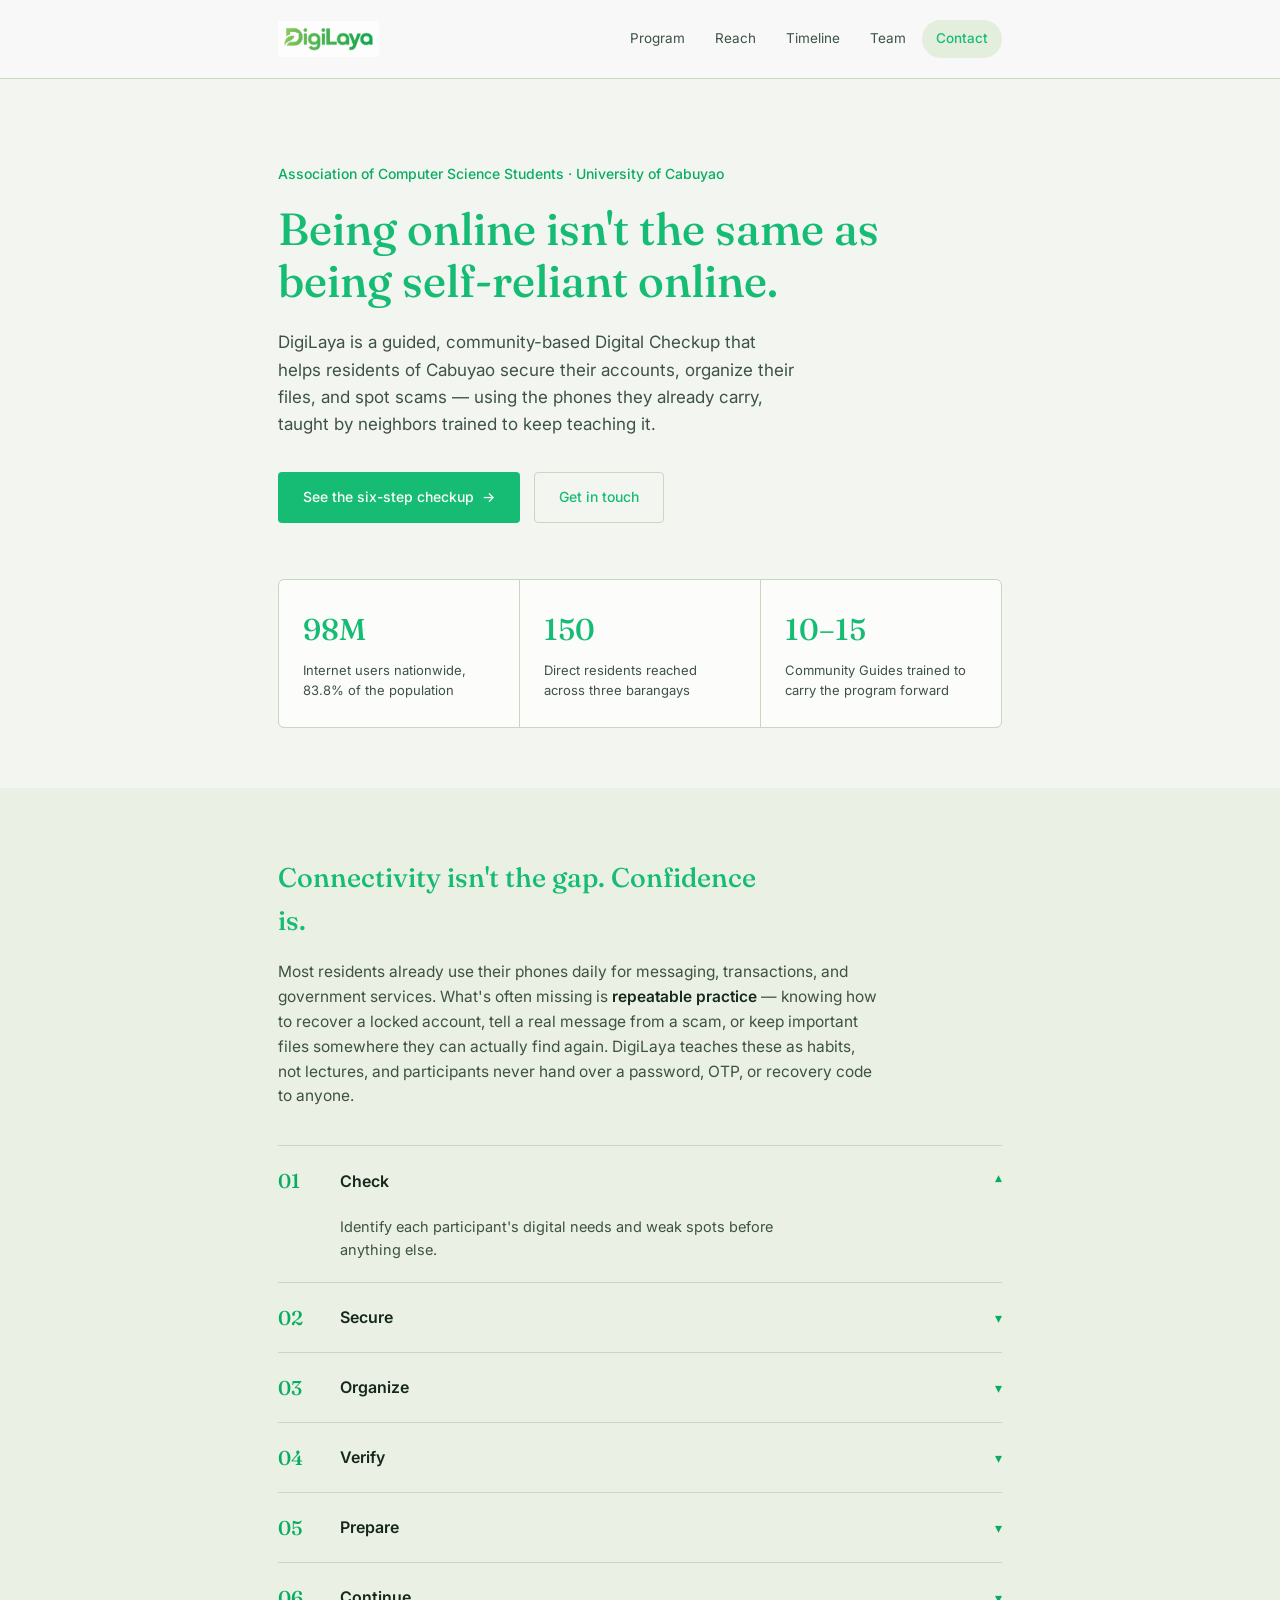
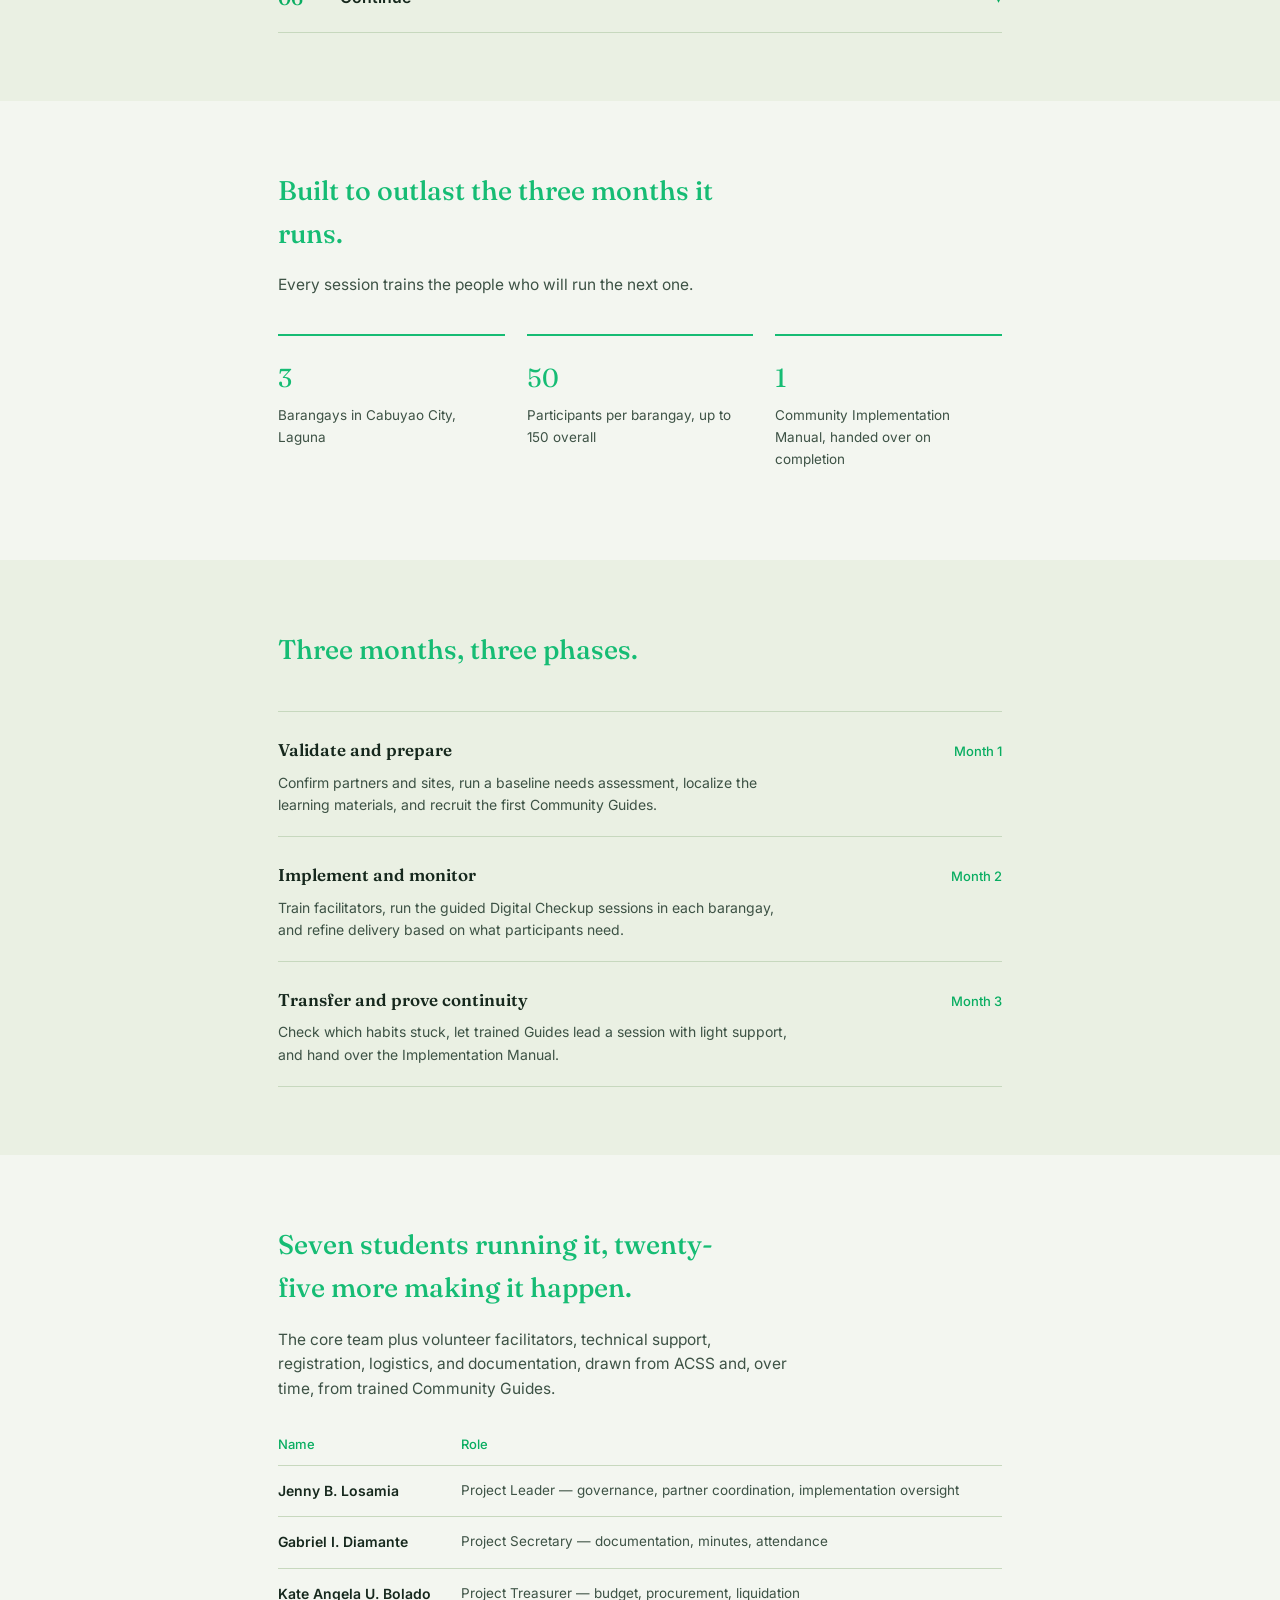
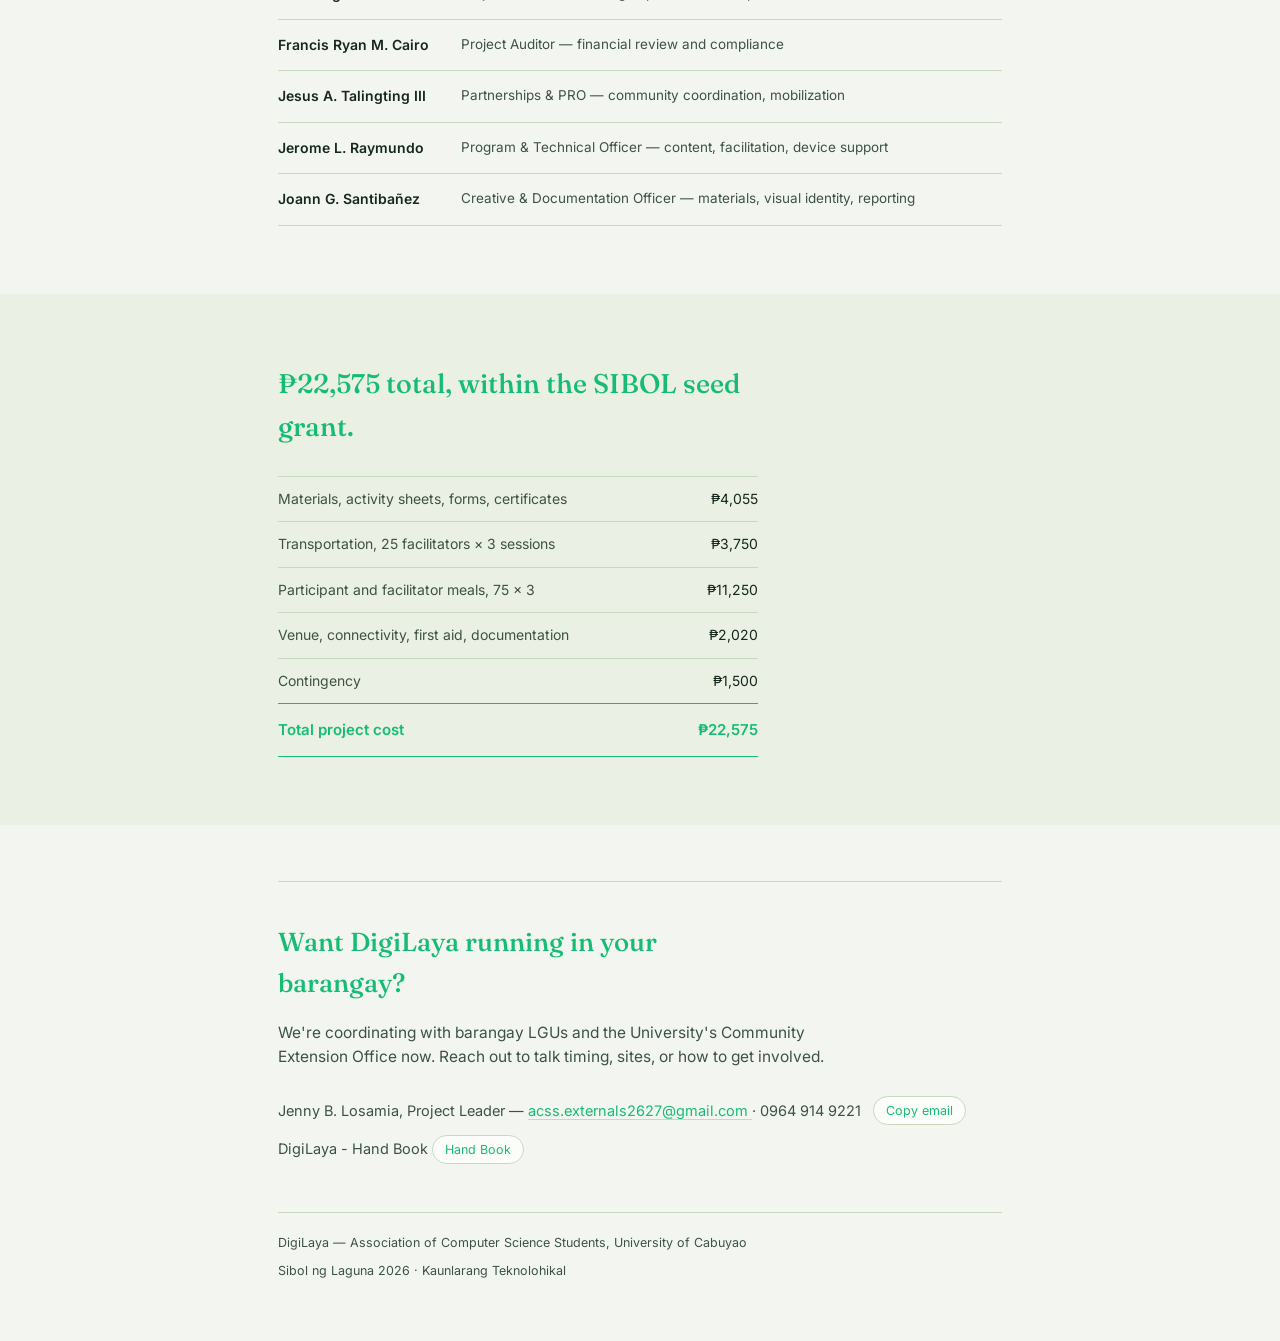
<file: index.html>
<!doctype html>
<html lang="en">
  <head>
    <meta charset="UTF-8" />
    <meta name="viewport" content="width=device-width, initial-scale=1.0" />
    <title>DigiLaya — A Community-Based Digital Self-Reliance Program</title>
    <link rel="stylesheet" href="index.css" />
    <link rel="preconnect" href="https://fonts.googleapis.com" />
    <link rel="preconnect" href="https://fonts.gstatic.com" crossorigin />
    <link
      href="https://fonts.googleapis.com/css2?family=Fraunces:ital,opsz,wght@0,9..144,400;0,9..144,500;0,9..144,600;1,9..144,500&family=Inter:wght@400;500;600&display=swap"
      rel="stylesheet"
    />
  </head>
  <body>
    <!-- HEADER -->
    <header class="site" id="site-header">
      <div class="wrap">
        <!-- DigiLaya Logo -->
        <div class="mark" id="logoPlaceholder">
          <img src="DigiLaya.png" alt="DigiLaya Logo" class="logo-img" />
        </div>
        <!-- Mobile Menu Button -->
        <button
          class="menu-btn"
          id="menuBtn"
          aria-label="Toggle menu"
          aria-expanded="false"
        >
          <span></span>
        </button>
        <!-- Navigation -->
        <nav class="site" id="siteNav">
          <a href="#program" data-nav>Program</a>
          <a href="#reach" data-nav>Reach</a>
          <a href="#timeline" data-nav>Timeline</a>
          <a href="#team" data-nav>Team</a>
          <a href="#contact" data-nav>Contact</a>
        </nav>
      </div>
    </header>
    <!-- HERO -->
    <section class="hero" style="opacity: 1; transform: none">
      <div class="wrap">
        <p class="kicker">
          Association of Computer Science Students · University of Cabuyao
        </p>
        <h1>Being online isn't the same as being self-reliant online.</h1>
        <p class="lead">
          DigiLaya is a guided, community-based Digital Checkup that helps
          residents of Cabuyao secure their accounts, organize their files, and
          spot scams — using the phones they already carry, taught by neighbors
          trained to keep teaching it.
        </p>
        <div class="cta">
          <a class="btn primary" href="#program">
            See the six-step checkup <span class="arrow">&#8594;</span>
          </a>
          <a class="btn ghost" href="#contact"> Get in touch </a>
        </div>
        <!-- STATS -->
        <div class="stat-row">
          <div class="stat">
            <div class="num" data-count="98.0" data-suffix="M">0</div>
            <div class="lbl">
              Internet users nationwide, 83.8% of the population
            </div>
          </div>
          <div class="stat">
            <div class="num" data-count="150" data-suffix="">0</div>
            <div class="lbl">
              Direct residents reached across three barangays
            </div>
          </div>
          <div class="stat">
            <div
              class="num"
              data-count="15"
              data-suffix=""
              data-prefix-min="10"
            >
              0-0
            </div>
            <div class="lbl">
              Community Guides trained to carry the program forward
            </div>
          </div>
        </div>
      </div>
    </section>
    <!-- PROGRAM -->
    <section class="alt" id="program">
      <div class="wrap">
        <h2 class="section-title">
          Connectivity isn't the gap. Confidence is.
        </h2>
        <p class="gap-para">
          Most residents already use their phones daily for messaging,
          transactions, and government services. What's often missing is
          <strong>repeatable practice</strong> — knowing how to recover a locked
          account, tell a real message from a scam, or keep important files
          somewhere they can actually find again. DigiLaya teaches these as
          habits, not lectures, and participants never hand over a password,
          OTP, or recovery code to anyone.
        </p>
        <!-- SIX STEPS -->
        <div class="steps" id="stepsList">
          <!-- STEP 01 -->
          <div class="step open" data-step>
            <button class="step-head">
              <span class="n">01</span>
              <h3>Check</h3>
              <span class="chev">&#9662;</span>
            </button>
            <div class="body">
              <p>
                Identify each participant's digital needs and weak spots before
                anything else.
              </p>
            </div>
          </div>
          <!-- STEP 02 -->
          <div class="step" data-step>
            <button class="step-head">
              <span class="n">02</span>
              <h3>Secure</h3>
              <span class="chev">&#9662;</span>
            </button>
            <div class="body">
              <p>
                Walk through basic device and account security, on the
                participant's own phone.
              </p>
            </div>
          </div>
          <!-- STEP 03 -->
          <div class="step" data-step>
            <button class="step-head">
              <span class="n">03</span>
              <h3>Organize</h3>
              <span class="chev">&#9662;</span>
            </button>
            <div class="body">
              <p>Bring order to important files, photos, and documents.</p>
            </div>
          </div>
          <!-- STEP 04 -->
          <div class="step" data-step>
            <button class="step-head">
              <span class="n">04</span>
              <h3>Verify</h3>
              <span class="chev">&#9662;</span>
            </button>
            <div class="body">
              <p>
                Build the habit of telling legitimate messages and links apart
                from scams.
              </p>
            </div>
          </div>
          <!-- STEP 05 -->
          <div class="step" data-step>
            <button class="step-head">
              <span class="n">05</span>
              <h3>Prepare</h3>
              <span class="chev">&#9662;</span>
            </button>
            <div class="body">
              <p>
                Set up practical account-recovery and emergency-access routines.
              </p>
            </div>
          </div>
          <!-- STEP 06 -->
          <div class="step" data-step>
            <button class="step-head">
              <span class="n">06</span>
              <h3>Continue</h3>
              <span class="chev">&#9662;</span>
            </button>
            <div class="body">
              <p>
                Participants create a simple 30-day plan to help them maintain
                the digital practices they learned beyond the session.
              </p>
            </div>
          </div>
        </div>
      </div>
    </section>
    <!-- REACH -->
    <section id="reach">
      <div class="wrap">
        <h2 class="section-title">
          Built to outlast the three months it runs.
        </h2>
        <p class="section-lead">
          Every session trains the people who will run the next one.
        </p>
        <div class="beneficiary-grid">
          <div class="b-card">
            <div class="num">3</div>
            <p>Barangays in Cabuyao City, Laguna</p>
          </div>
          <div class="b-card">
            <div class="num">50</div>
            <p>Participants per barangay, up to 150 overall</p>
          </div>
          <div class="b-card">
            <div class="num">1</div>
            <p>Community Implementation Manual, handed over on completion</p>
          </div>
        </div>
      </div>
    </section>
    <!-- TIMELINE -->
    <section class="alt" id="timeline">
      <div class="wrap">
        <h2 class="section-title">Three months, three phases.</h2>
        <div class="timeline">
          <div class="phase">
            <div class="top">
              <h3>Validate and prepare</h3>
              <span class="month">Month 1</span>
            </div>
            <p>
              Confirm partners and sites, run a baseline needs assessment,
              localize the learning materials, and recruit the first Community
              Guides.
            </p>
          </div>
          <div class="phase">
            <div class="top">
              <h3>Implement and monitor</h3>
              <span class="month">Month 2</span>
            </div>
            <p>
              Train facilitators, run the guided Digital Checkup sessions in
              each barangay, and refine delivery based on what participants
              need.
            </p>
          </div>
          <div class="phase">
            <div class="top">
              <h3>Transfer and prove continuity</h3>
              <span class="month">Month 3</span>
            </div>
            <p>
              Check which habits stuck, let trained Guides lead a session with
              light support, and hand over the Implementation Manual.
            </p>
          </div>
        </div>
      </div>
    </section>
    <!-- TEAM -->
    <section id="team">
      <div class="wrap">
        <h2 class="section-title">
          Seven students running it, twenty-five more making it happen.
        </h2>
        <p class="section-lead">
          The core team plus volunteer facilitators, technical support,
          registration, logistics, and documentation, drawn from ACSS and, over
          time, from trained Community Guides.
        </p>
        <table class="team">
          <tr>
            <th>Name</th>
            <th>Role</th>
          </tr>
          <tr>
            <td class="name">Jenny B. Losamia</td>
            <td class="role">
              Project Leader — governance, partner coordination, implementation
              oversight
            </td>
          </tr>
          <tr>
            <td class="name">Gabriel I. Diamante</td>
            <td class="role">
              Project Secretary — documentation, minutes, attendance
            </td>
          </tr>
          <tr>
            <td class="name">Kate Angela U. Bolado</td>
            <td class="role">
              Project Treasurer — budget, procurement, liquidation
            </td>
          </tr>
          <tr>
            <td class="name">Francis Ryan M. Cairo</td>
            <td class="role">
              Project Auditor — financial review and compliance
            </td>
          </tr>
          <tr>
            <td class="name">Jesus A. Talingting III</td>
            <td class="role">
              Partnerships & PRO — community coordination, mobilization
            </td>
          </tr>
          <tr>
            <td class="name">Jerome L. Raymundo</td>
            <td class="role">
              Program & Technical Officer — content, facilitation, device
              support
            </td>
          </tr>
          <tr>
            <td class="name">Joann G. Santibañez</td>
            <td class="role">
              Creative & Documentation Officer — materials, visual identity,
              reporting
            </td>
          </tr>
        </table>
      </div>
    </section>
    <!-- BUDGET -->
    <section class="alt">
      <div class="wrap">
        <h2 class="section-title">
          ₱22,575 total, within the SIBOL seed grant.
        </h2>
        <div style="max-width: 480px; margin-top: 28px">
          <div class="budget-line">
            <span> Materials, activity sheets, forms, certificates </span>
            <span>₱4,055</span>
          </div>
          <div class="budget-line">
            <span> Transportation, 25 facilitators × 3 sessions </span>
            <span>₱3,750</span>
          </div>
          <div class="budget-line">
            <span> Participant and facilitator meals, 75 × 3 </span>
            <span>₱11,250</span>
          </div>
          <div class="budget-line">
            <span> Venue, connectivity, first aid, documentation </span>
            <span>₱2,020</span>
          </div>
          <div class="budget-line">
            <span> Contingency </span> <span>₱1,500</span>
          </div>
          <div class="budget-line total">
            <span> Total project cost </span> <span>₱22,575</span>
          </div>
        </div>
      </div>
    </section>
    <!-- FOOTER / CONTACT -->
    <footer class="site" id="contact">
      <div class="wrap">
        <div class="cta-box">
          <h2>Want DigiLaya running in your barangay?</h2>
          <p class="gap-para">
            We're coordinating with barangay LGUs and the University's Community
            Extension Office now. Reach out to talk timing, sites, or how to get
            involved.
          </p>
          <div class="contact">
            <span>
              Jenny B. Losamia, Project Leader —
              <a href="mailto:acss.externals2627@gmail.com">
                acss.externals2627@gmail.com
              </a>
              · 0964 914 9221
            </span>
            <button class="copy-btn" id="copyBtn" type="button">
              Copy email
            </button>
            <span>
              DigiLaya - Hand Book
              <a class="handbook-btn" id="handbookBtn" href="handBook.html">
                Hand Book
              </a>
            </span>
          </div>
        </div>
        <div class="foot-bottom">
          <span>
            DigiLaya — Association of Computer Science Students, University of
            Cabuyao
          </span>
          <span> Sibol ng Laguna 2026 · Kaunlarang Teknolohikal </span>
        </div>
      </div>
    </footer>
    <!-- BACK TO TOP -->
    <button id="top-btn" aria-label="Back to top" type="button">&#8593;</button>
    <!-- JAVASCRIPT -->
    <script>
      /* HEADER SCROLL */ var header = document.getElementById("site-header");
      window.addEventListener("scroll", function () {
        header.classList.toggle("scrolled", window.scrollY > 10);
        document
          .getElementById("top-btn")
          .classList.toggle("show", window.scrollY > 500);
      });
      /* MOBILE MENU */ var menuBtn = document.getElementById("menuBtn");
      var nav = document.getElementById("siteNav");
      menuBtn.addEventListener("click", function () {
        var open = nav.classList.toggle("open");
        menuBtn.setAttribute("aria-expanded", open);
      });
      nav.querySelectorAll("a").forEach(function (a) {
        a.addEventListener("click", function () {
          nav.classList.remove("open");
          menuBtn.setAttribute("aria-expanded", "false");
        });
      });
      /* ACTIVE NAVIGATION */ var navLinks =
        document.querySelectorAll("[data-nav]");
      var navSections = ["program", "reach", "timeline", "team", "contact"].map(
        function (id) {
          return document.getElementById(id);
        },
      );
      var navObserver = new IntersectionObserver(
        function (entries) {
          entries.forEach(function (entry) {
            if (entry.isIntersecting) {
              navLinks.forEach(function (l) {
                l.classList.remove("active");
              });
              var match = document.querySelector(
                '[data-nav][href="#' + entry.target.id + '"]',
              );
              if (match) {
                match.classList.add("active");
              }
            }
          });
        },
        { rootMargin: "-40% 0px -50% 0px" },
      );
      navSections.forEach(function (s) {
        if (s) {
          navObserver.observe(s);
        }
      });
      /* SECTION REVEAL */ var revealObserver = new IntersectionObserver(
        function (entries) {
          entries.forEach(function (entry) {
            if (entry.isIntersecting) {
              entry.target.classList.add("in-view");
              revealObserver.unobserve(entry.target);
            }
          });
        },
        { threshold: 0.12 },
      );
      document.querySelectorAll("section:not(.hero)").forEach(function (s) {
        revealObserver.observe(s);
      });
      /* SIX-STEP ACCORDION */ document
        .querySelectorAll("[data-step]")
        .forEach(function (step) {
          step
            .querySelector(".step-head")
            .addEventListener("click", function () {
              var wasOpen = step.classList.contains("open");
              document.querySelectorAll("[data-step]").forEach(function (s) {
                s.classList.remove("open");
              });
              if (!wasOpen) {
                step.classList.add("open");
              }
            });
        });
      /* BACK TO TOP */ document
        .getElementById("top-btn")
        .addEventListener("click", function () {
          window.scrollTo({ top: 0, behavior: "smooth" });
        });
      /* COPY EMAIL */ var copyBtn = document.getElementById("copyBtn");
      copyBtn.addEventListener("click", function () {
        navigator.clipboard
          .writeText("acss.externals2627@gmail.com")
          .then(function () {
            copyBtn.textContent = "Copied";
            copyBtn.classList.add("copied");
            setTimeout(function () {
              copyBtn.textContent = "Copy email";
              copyBtn.classList.remove("copied");
            }, 1800);
          });
      });
      /* NUMBER COUNTER */ function animateCount(el) {
        var target = parseFloat(el.getAttribute("data-count"));
        var suffix = el.getAttribute("data-suffix") || "";
        var minVal = parseFloat(el.getAttribute("data-prefix-min"));
        var isRange = !isNaN(minVal);
        var duration = 900;
        var startTime = null;
        function step(ts) {
          if (!startTime) {
            startTime = ts;
          }
          var progress = Math.min((ts - startTime) / duration, 1);
          if (isRange) {
            var currentMin = Math.round(minVal * progress);
            var currentMax = Math.round(target * progress);
            el.textContent = currentMin + "\u2013" + currentMax + suffix;
          } else {
            var isDecimal = target % 1 !== 0;
            var current = target * progress;
            el.textContent =
              (isDecimal ? current.toFixed(1) : Math.round(current)) + suffix;
          }
          if (progress < 1) {
            requestAnimationFrame(step);
          }
        }
        requestAnimationFrame(step);
      }
      /* STAT OBSERVER */ var statObserver = new IntersectionObserver(
        function (entries) {
          entries.forEach(function (entry) {
            if (entry.isIntersecting) {
              animateCount(entry.target);
              statObserver.unobserve(entry.target);
            }
          });
        },
        { threshold: 0.5 },
      );
      document.querySelectorAll(".stat .num").forEach(function (el) {
        statObserver.observe(el);
      });
    </script>
  </body>
</html>
</file>
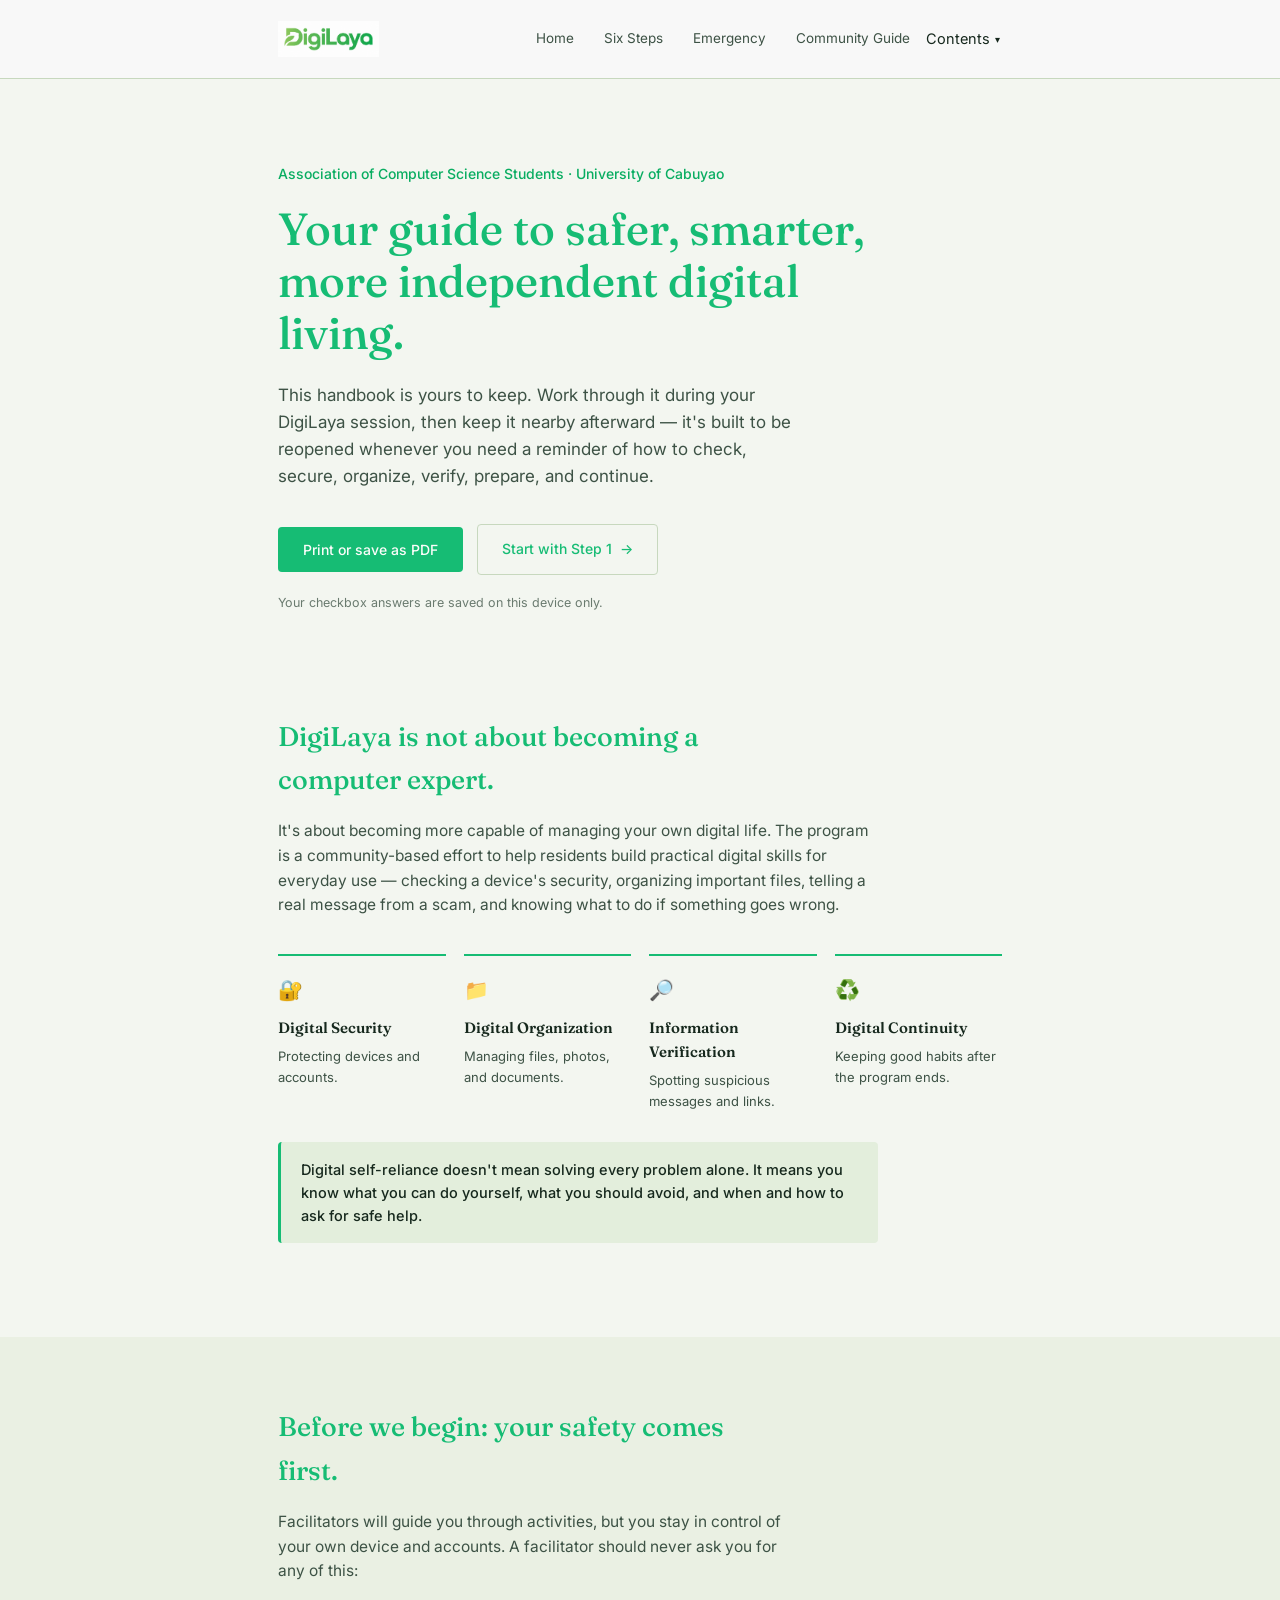
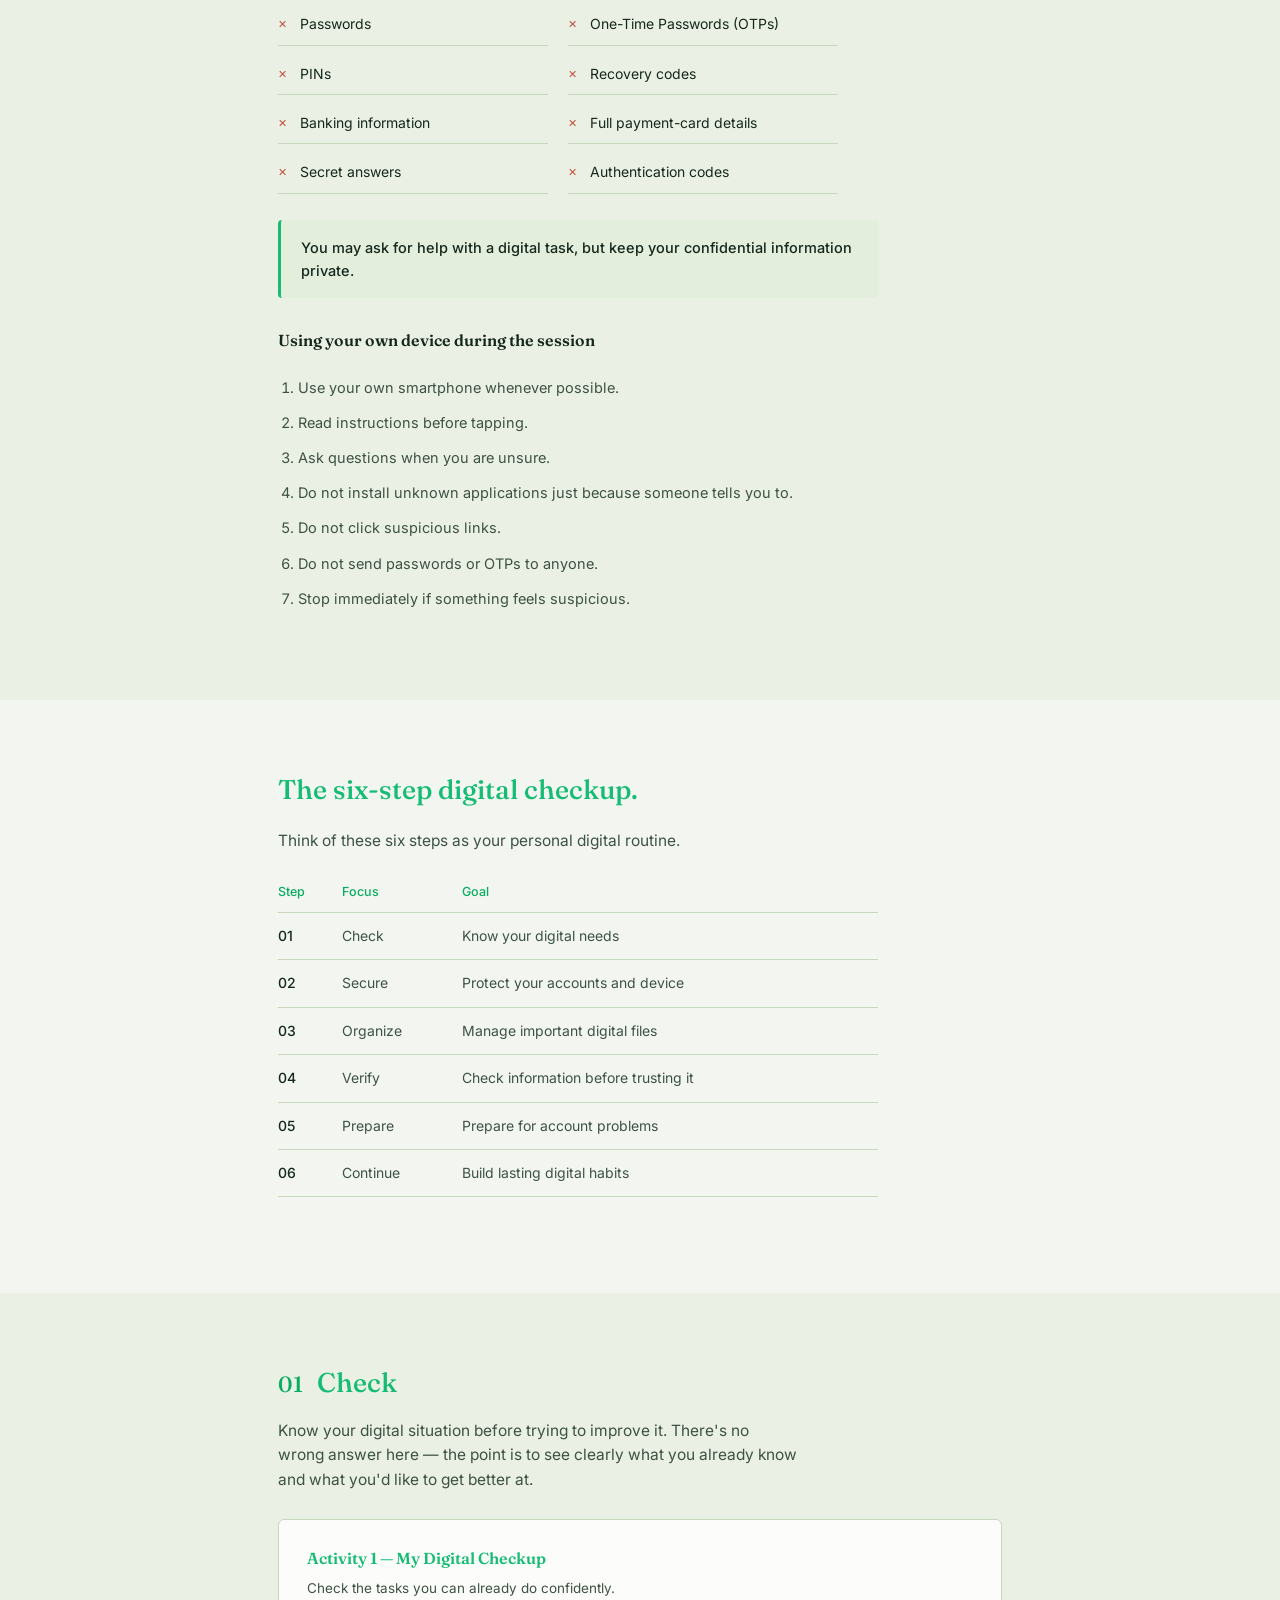
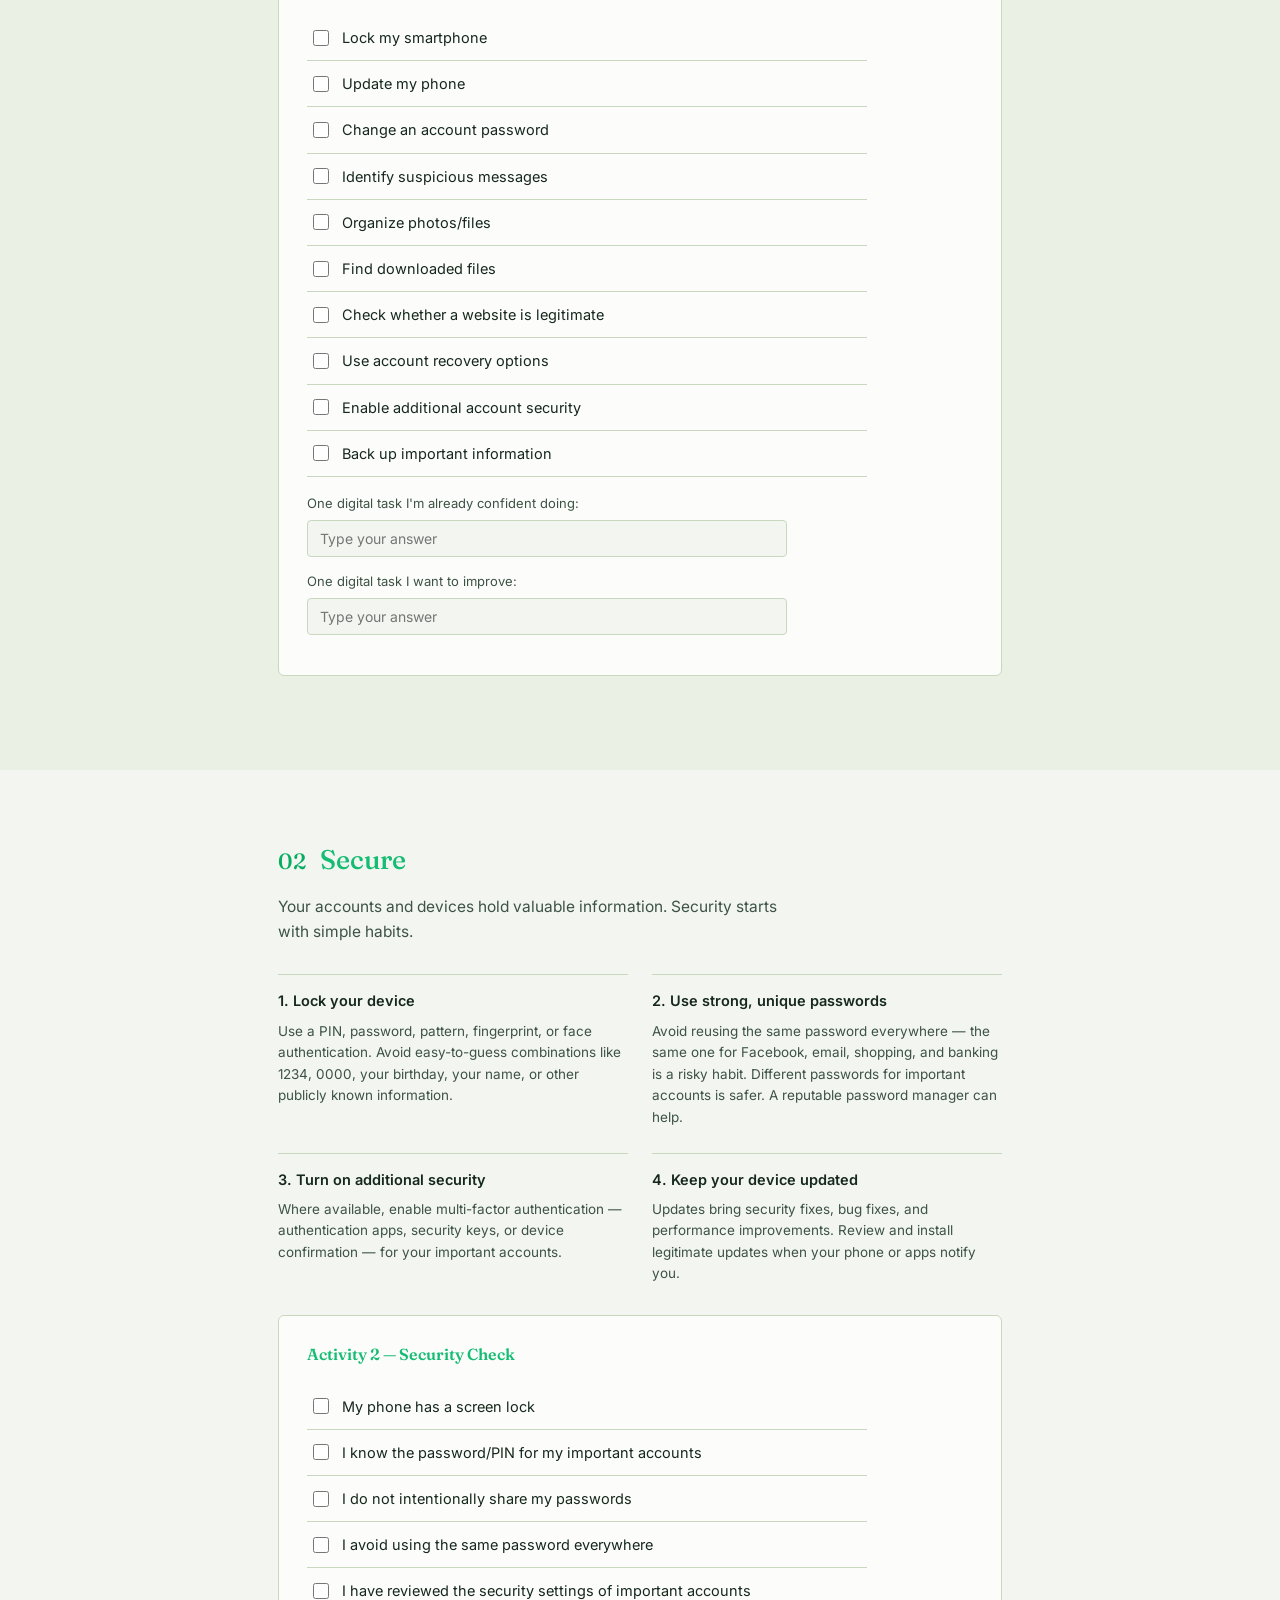
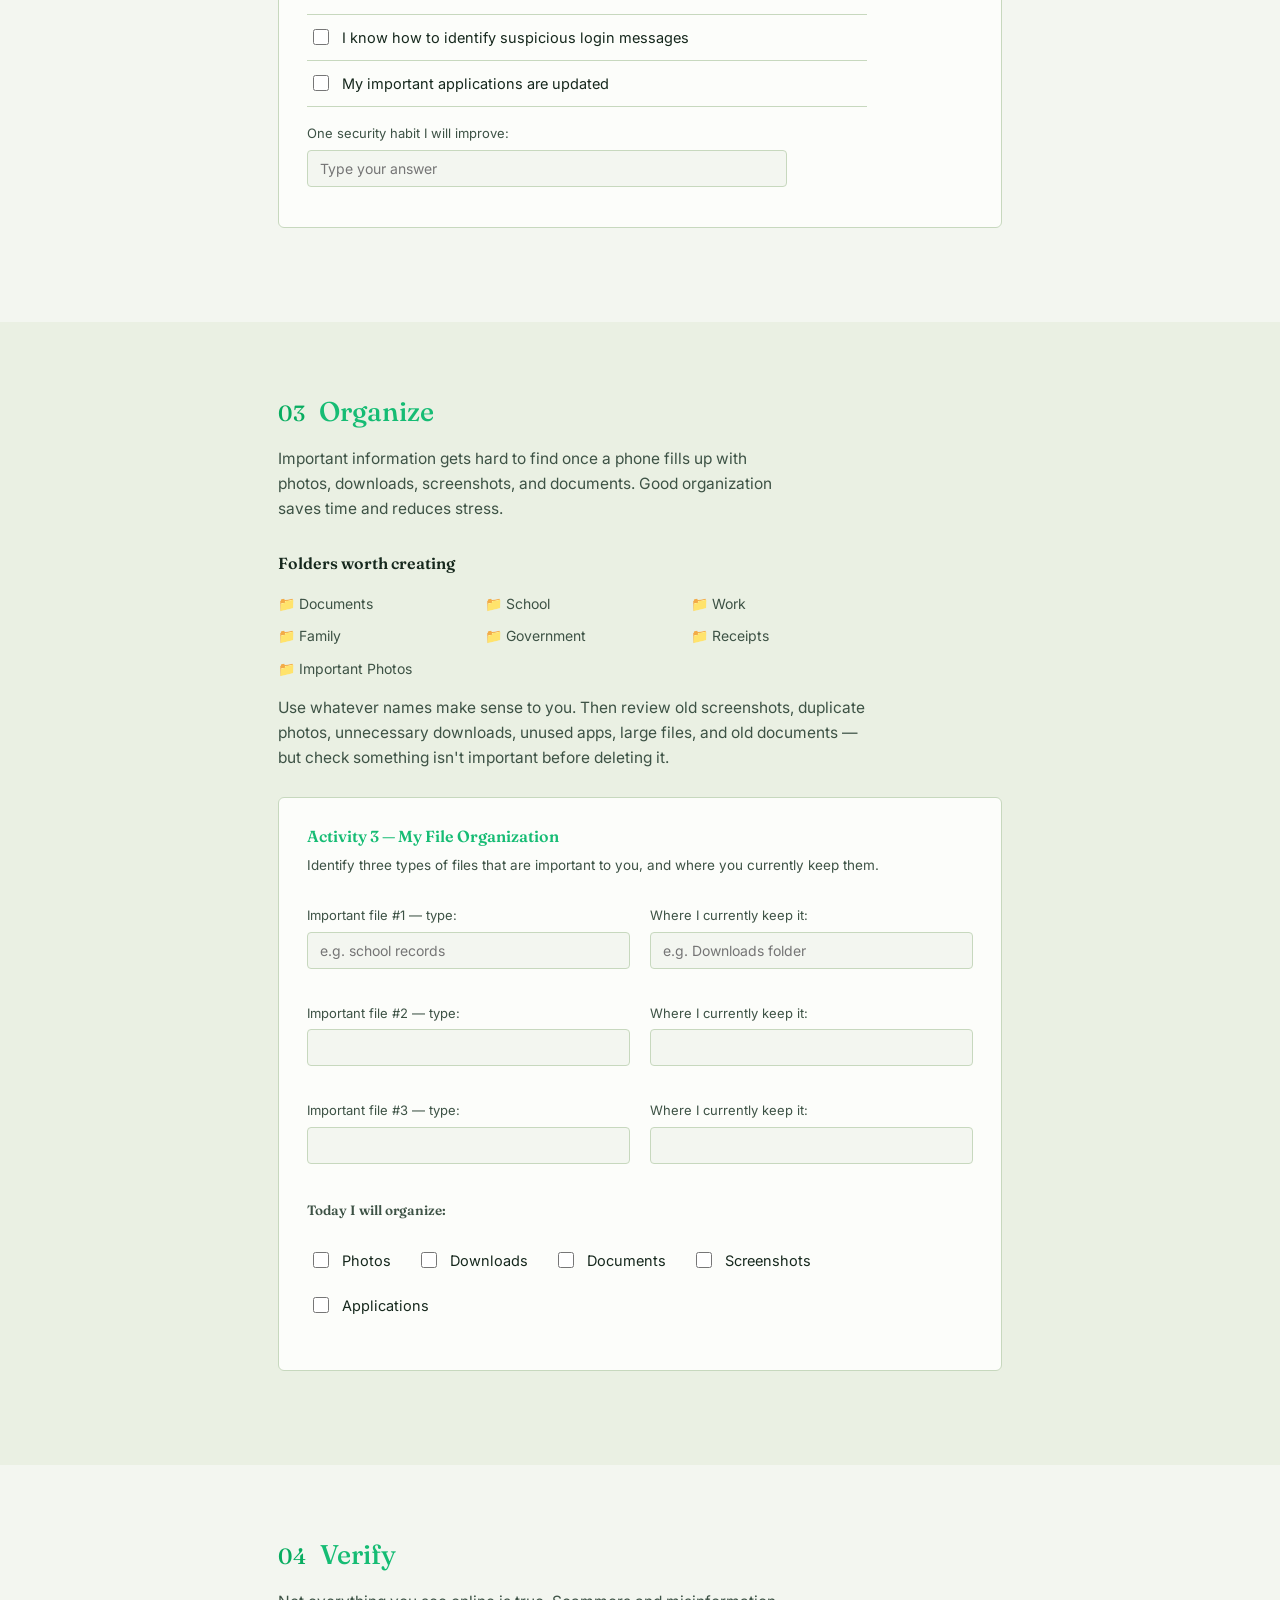
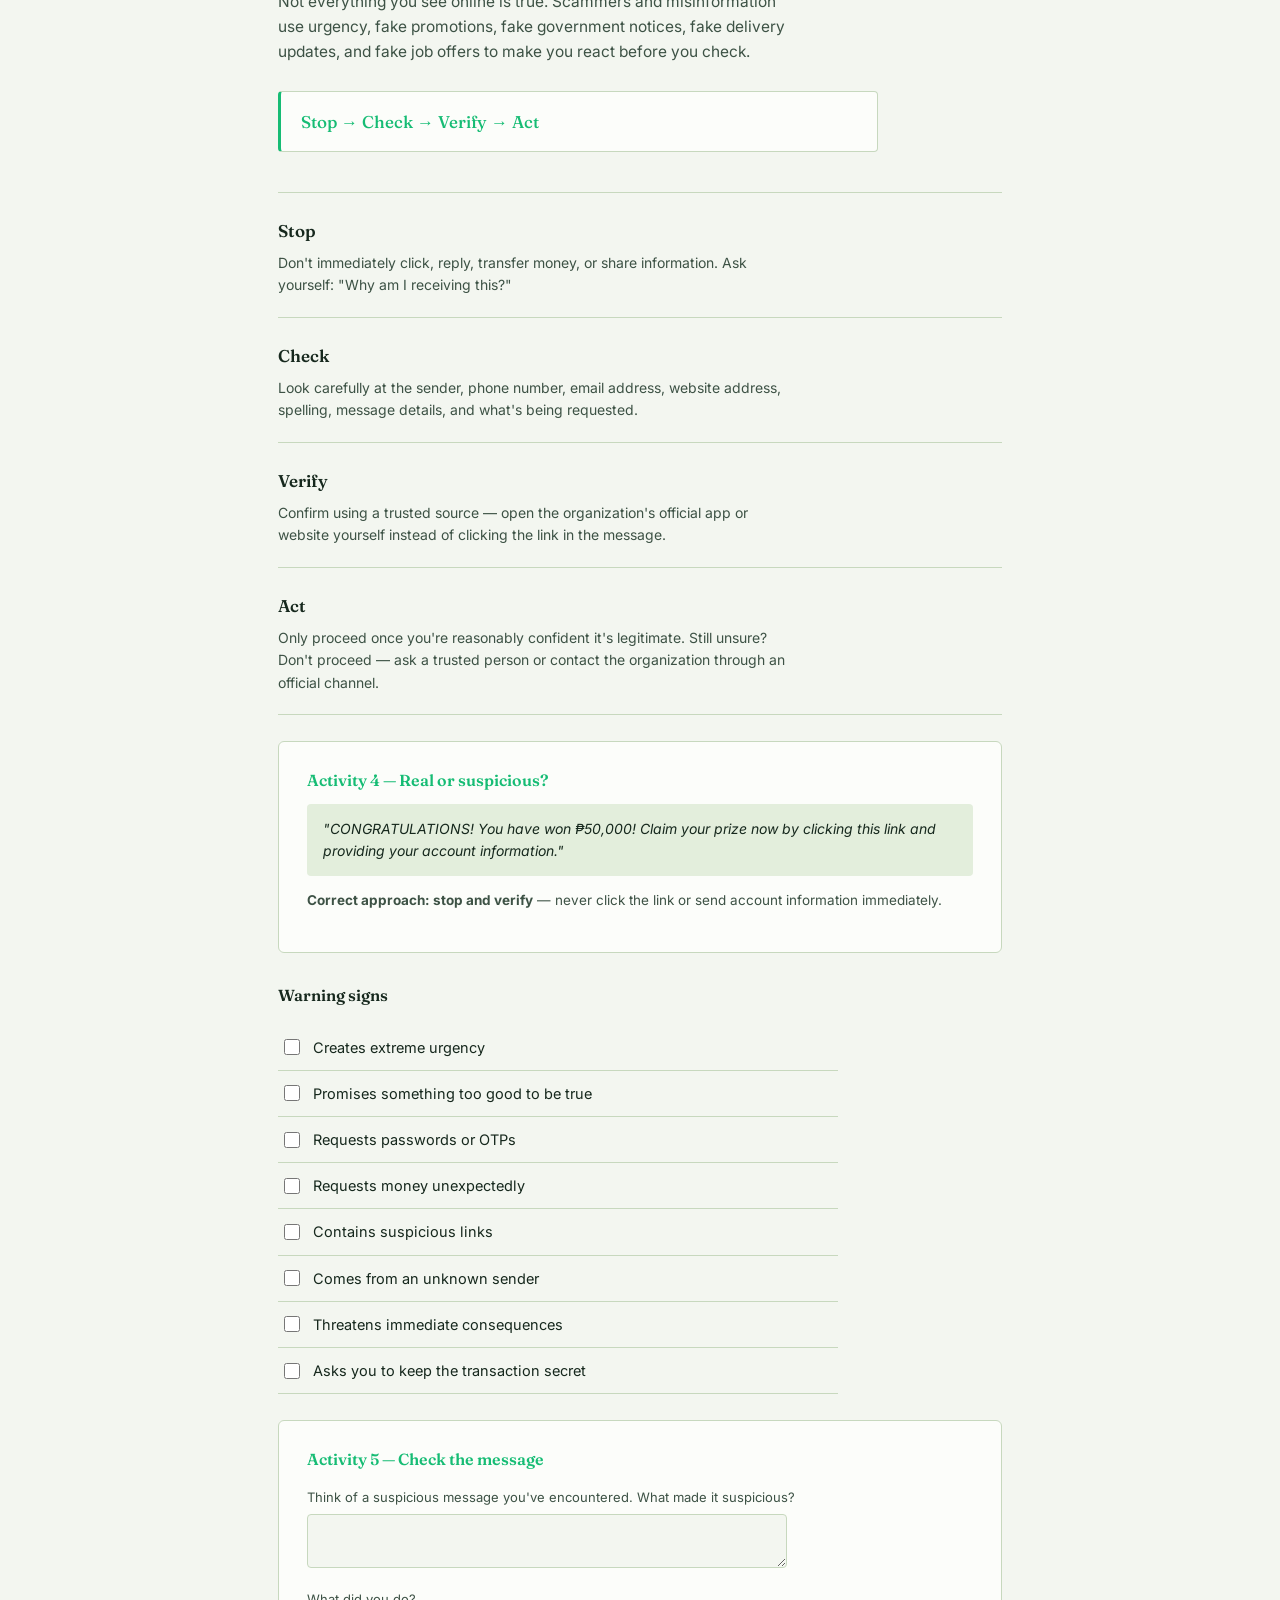
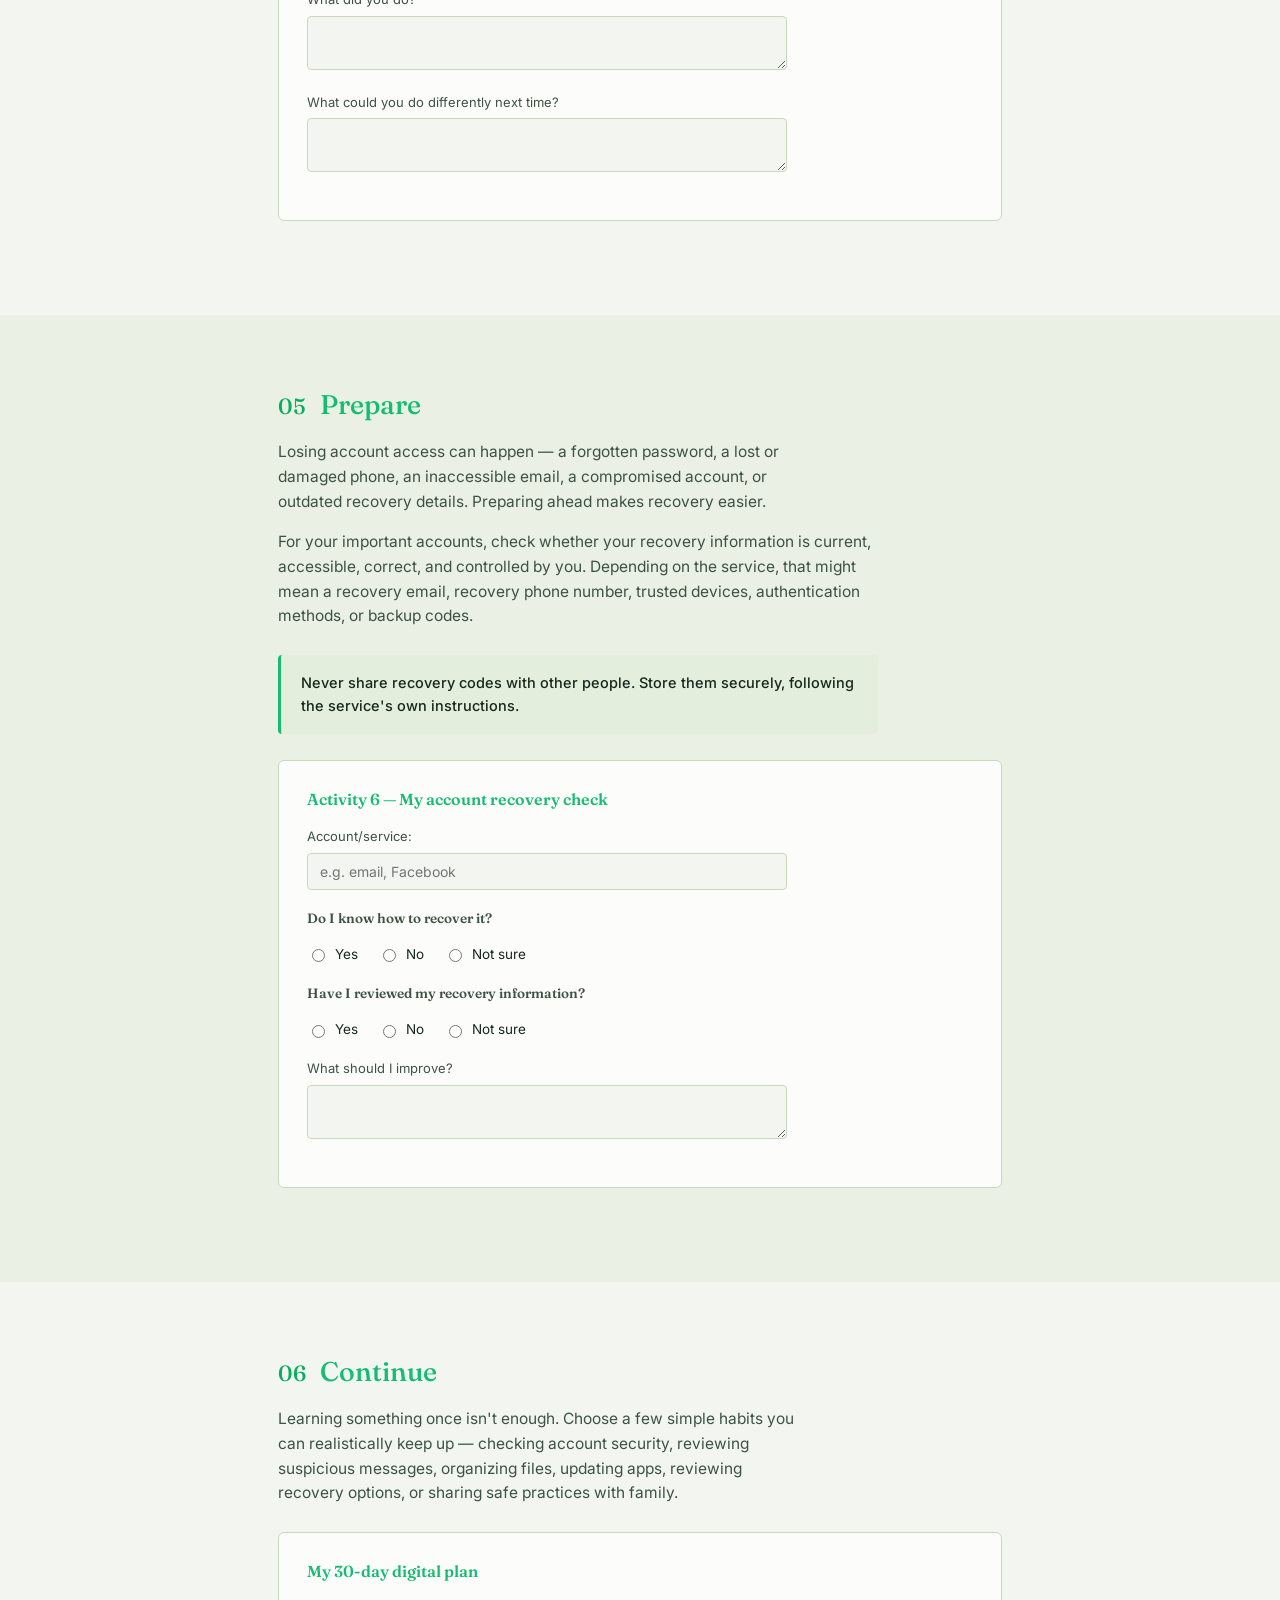
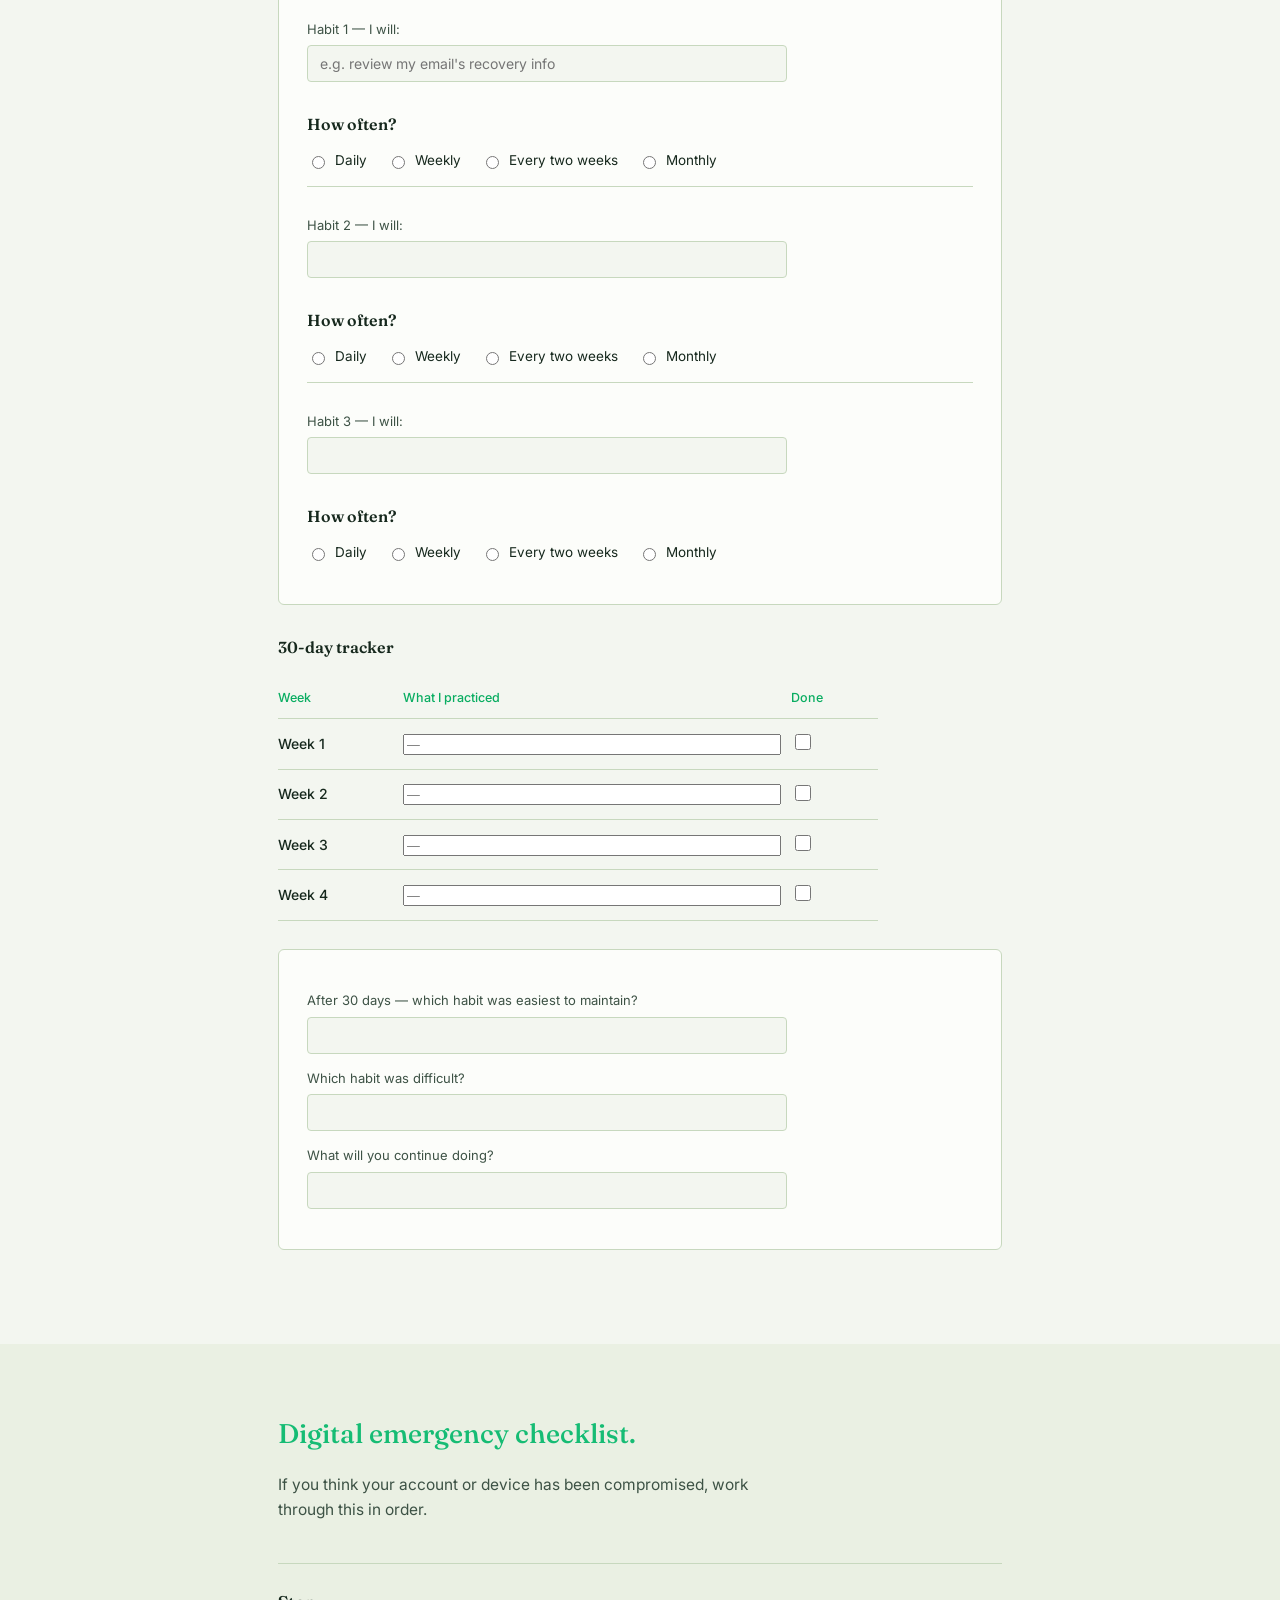
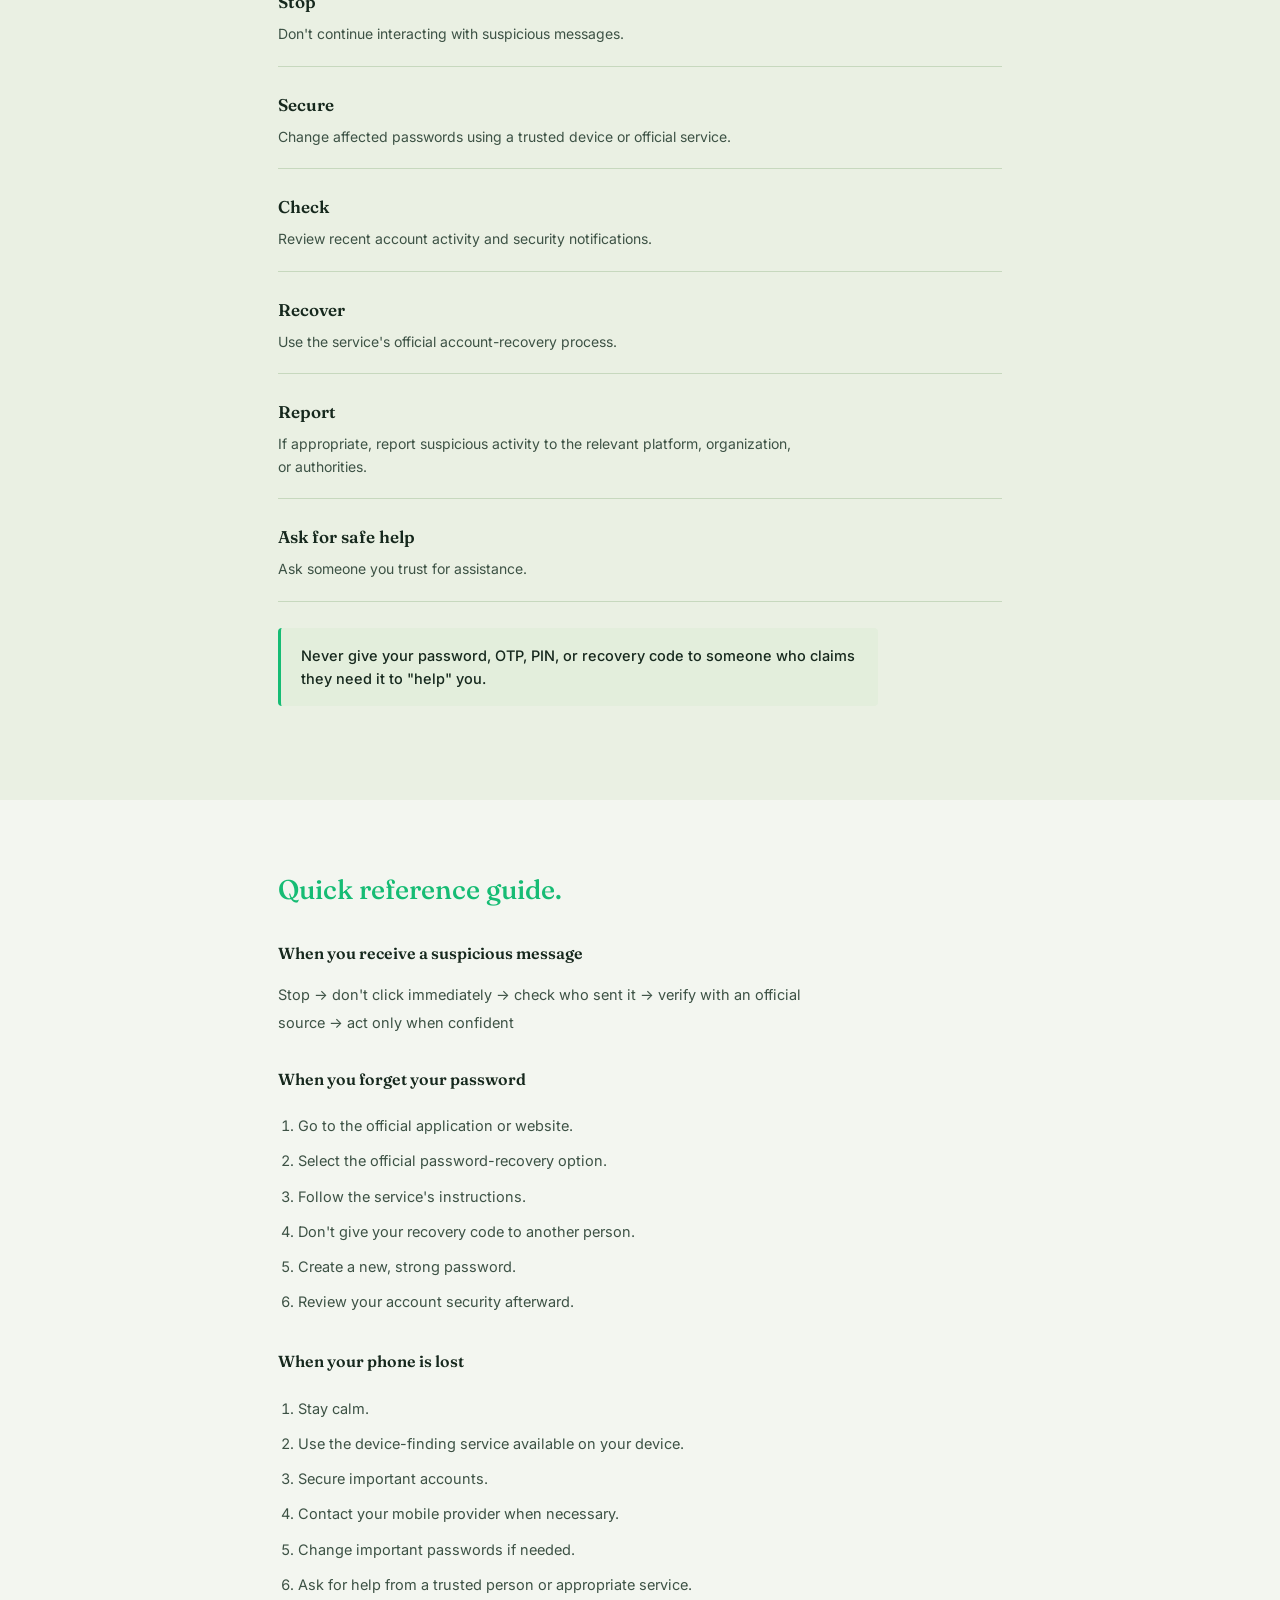
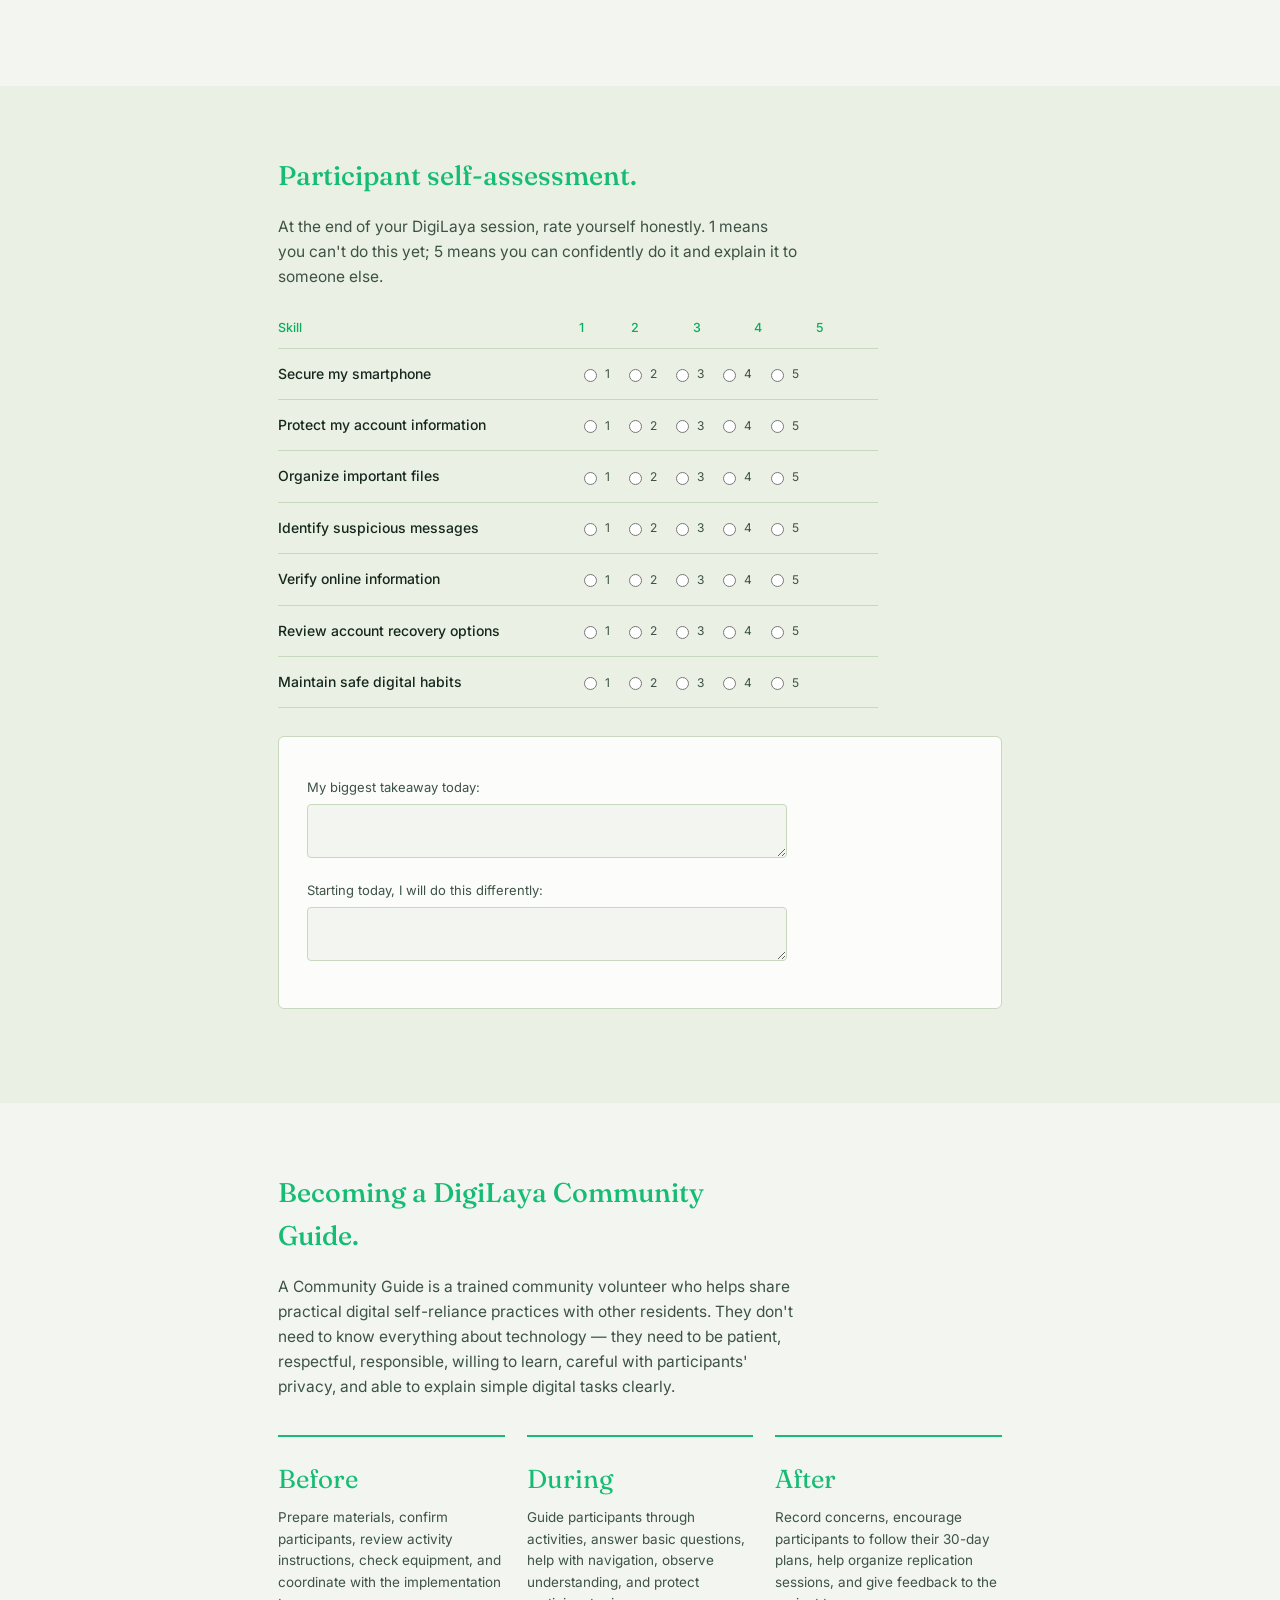
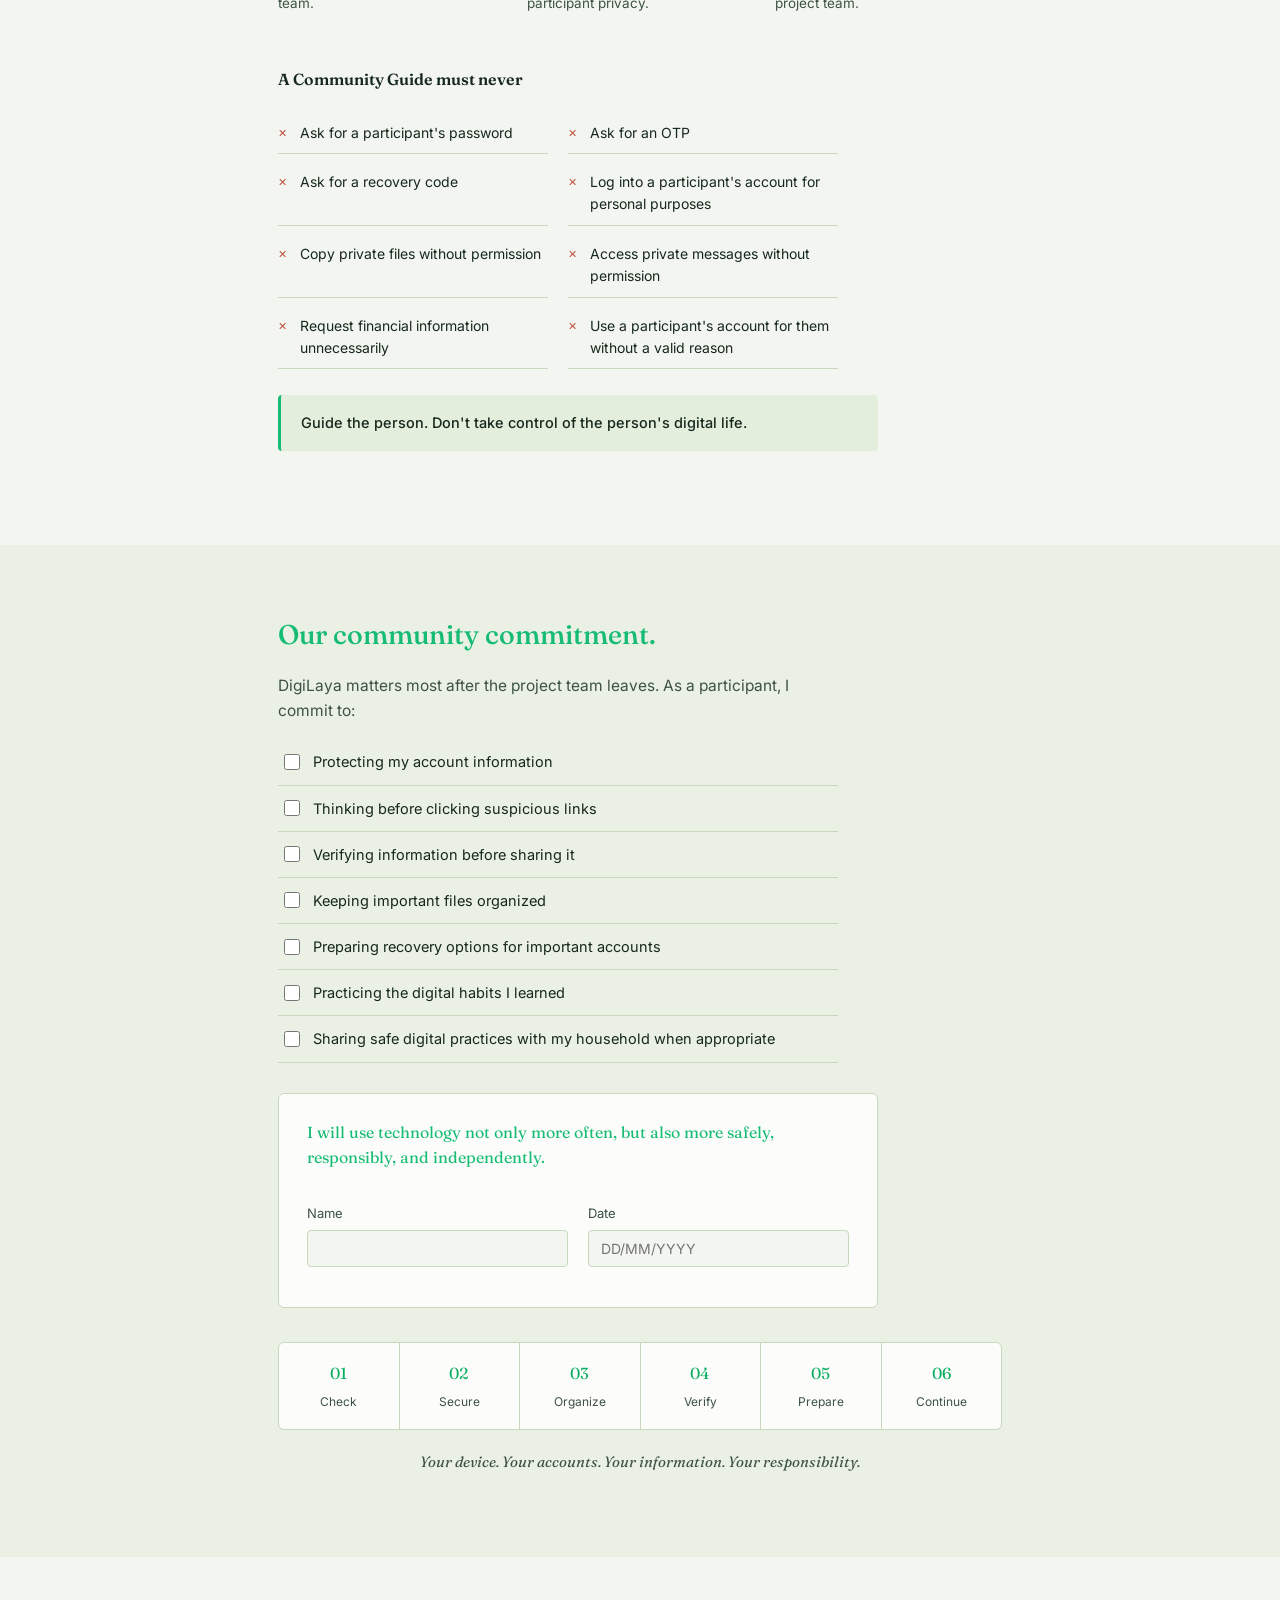
<file: handBook.html>
<!doctype html>
<html lang="en">
  <head>
    <meta charset="UTF-8" />
    <meta name="viewport" content="width=device-width, initial-scale=1.0" />
    <title>Participant Handbook — DigiLaya</title>
    <link rel="stylesheet" href="index.css" />
    <link rel="stylesheet" href="handbook.css" />
    <link rel="preconnect" href="https://fonts.googleapis.com" />
    <link rel="preconnect" href="https://fonts.gstatic.com" crossorigin />
    <link
      href="https://fonts.googleapis.com/css2?family=Fraunces:ital,opsz,wght@0,9..144,400;0,9..144,500;0,9..144,600;1,9..144,500&family=Inter:wght@400;500;600&display=swap"
      rel="stylesheet"
    />
  </head>
  <body class="handbook-page">
    <!-- HEADER -->
    <header class="site" id="site-header">
      <div class="wrap">
        <div class="mark" id="logoPlaceholder">
          <a href="index.html" aria-label="DigiLaya home">
            <img src="DigiLaya.png" alt="DigiLaya Logo" class="logo-img" />
          </a>
        </div>
        <button
          class="menu-btn"
          id="menuBtn"
          aria-label="Toggle menu"
          aria-expanded="false"
        >
          <span></span>
        </button>
        <nav class="site" id="siteNav">
          <a href="index.html">Home</a>
          <a href="#steps" data-nav>Six Steps</a>
          <a href="#emergency" data-nav>Emergency</a>
          <a href="#guide" data-nav>Community Guide</a>
          <div class="nav-dropdown" id="contentsDropdown">
            <button
              type="button"
              class="nav-dropdown-btn"
              id="contentsBtn"
              aria-haspopup="true"
              aria-expanded="false"
            >
              Contents <span class="caret" aria-hidden="true">&#9662;</span>
            </button>
            <div class="nav-dropdown-menu" id="contentsMenu">
              <a href="#about">What is DigiLaya?</a>
              <a href="#rules">Safety rules</a>
              <a href="#steps">The six-step checkup</a>
              <a href="#plan">My 30-day plan</a>
              <a href="#emergency">Emergency checklist</a>
              <a href="#reference">Quick reference</a>
              <a href="#assessment">Self-assessment</a>
              <a href="#guide">Community Guide</a>
              <a href="#commitment">Our commitment</a>
            </div>
          </div>
          <button
            type="button"
            class="nav-dropdown-btn"
            id="contentsBtn"
            aria-haspopup="true"
            aria-expanded="false"
          ></button>
        </nav>
      </div>
    </header>

    <!-- HERO -->
    <section class="hero handbook-hero">
      <div class="wrap">
        <p class="kicker">
          Association of Computer Science Students · University of Cabuyao
        </p>
        <h1>Your guide to safer, smarter, more independent digital living.</h1>
        <p class="lead">
          This handbook is yours to keep. Work through it during your DigiLaya
          session, then keep it nearby afterward — it's built to be reopened
          whenever you need a reminder of how to check, secure, organize,
          verify, prepare, and continue.
        </p>
        <div class="cta">
          <button class="btn primary" id="printBtn" type="button">
            Print or save as PDF
          </button>
          <a class="btn ghost" href="#check"
            >Start with Step 1 <span class="arrow">&#8594;</span></a
          >
        </div>
        <p class="progress-note" id="progressNote">
          Your checkbox answers are saved on this device only.
        </p>
      </div>
    </section>

    <!-- 1 & 2 — ABOUT -->
    <section id="about">
      <div class="wrap">
        <h2 class="section-title">
          DigiLaya is not about becoming a computer expert.
        </h2>
        <p class="gap-para">
          It's about becoming more capable of managing your own digital life.
          The program is a community-based effort to help residents build
          practical digital skills for everyday use — checking a device's
          security, organizing important files, telling a real message from a
          scam, and knowing what to do if something goes wrong.
        </p>
        <div class="pillar-grid">
          <div class="pillar">
            <span class="pillar-mark">🔐</span>
            <h3>Digital Security</h3>
            <p>Protecting devices and accounts.</p>
          </div>
          <div class="pillar">
            <span class="pillar-mark">📁</span>
            <h3>Digital Organization</h3>
            <p>Managing files, photos, and documents.</p>
          </div>
          <div class="pillar">
            <span class="pillar-mark">🔎</span>
            <h3>Information Verification</h3>
            <p>Spotting suspicious messages and links.</p>
          </div>
          <div class="pillar">
            <span class="pillar-mark">♻️</span>
            <h3>Digital Continuity</h3>
            <p>Keeping good habits after the program ends.</p>
          </div>
        </div>

        <div class="callout">
          <p>
            Digital self-reliance doesn't mean solving every problem alone. It
            means you know what you can do yourself, what you should avoid, and
            when and how to ask for safe help.
          </p>
        </div>
      </div>
    </section>

    <!-- 3 — SAFETY RULES -->
    <section class="alt" id="rules">
      <div class="wrap">
        <h2 class="section-title">Before we begin: your safety comes first.</h2>
        <p class="section-lead">
          Facilitators will guide you through activities, but you stay in
          control of your own device and accounts. A facilitator should never
          ask you for any of this:
        </p>
        <ul class="never-grid">
          <li>Passwords</li>
          <li>One-Time Passwords (OTPs)</li>
          <li>PINs</li>
          <li>Recovery codes</li>
          <li>Banking information</li>
          <li>Full payment-card details</li>
          <li>Secret answers</li>
          <li>Authentication codes</li>
        </ul>
        <div class="callout">
          <p>
            You may ask for help with a digital task, but keep your confidential
            information private.
          </p>
        </div>

        <h3 class="sub-title">Using your own device during the session</h3>
        <ol class="numbered-list">
          <li>Use your own smartphone whenever possible.</li>
          <li>Read instructions before tapping.</li>
          <li>Ask questions when you are unsure.</li>
          <li>
            Do not install unknown applications just because someone tells you
            to.
          </li>
          <li>Do not click suspicious links.</li>
          <li>Do not send passwords or OTPs to anyone.</li>
          <li>Stop immediately if something feels suspicious.</li>
        </ol>
      </div>
    </section>

    <!-- 4 — SIX STEPS OVERVIEW -->
    <section id="steps">
      <div class="wrap">
        <h2 class="section-title">The six-step digital checkup.</h2>
        <p class="section-lead">
          Think of these six steps as your personal digital routine.
        </p>
        <table class="hb-table">
          <tr>
            <th>Step</th>
            <th>Focus</th>
            <th>Goal</th>
          </tr>
          <tr>
            <td>01</td>
            <td>Check</td>
            <td>Know your digital needs</td>
          </tr>
          <tr>
            <td>02</td>
            <td>Secure</td>
            <td>Protect your accounts and device</td>
          </tr>
          <tr>
            <td>03</td>
            <td>Organize</td>
            <td>Manage important digital files</td>
          </tr>
          <tr>
            <td>04</td>
            <td>Verify</td>
            <td>Check information before trusting it</td>
          </tr>
          <tr>
            <td>05</td>
            <td>Prepare</td>
            <td>Prepare for account problems</td>
          </tr>
          <tr>
            <td>06</td>
            <td>Continue</td>
            <td>Build lasting digital habits</td>
          </tr>
        </table>
      </div>
    </section>

    <!-- STEP 01 CHECK -->
    <section class="alt step-section" id="check">
      <div class="wrap">
        <div class="step-tag">
          <span class="n">01</span>
          <h2>Check</h2>
        </div>
        <p class="section-lead">
          Know your digital situation before trying to improve it. There's no
          wrong answer here — the point is to see clearly what you already know
          and what you'd like to get better at.
        </p>

        <div class="activity-card" data-activity="check-tasks">
          <h3>Activity 1 — My Digital Checkup</h3>
          <p>Check the tasks you can already do confidently.</p>
          <ul class="check-list">
            <li>
              <label
                ><input type="checkbox" data-store /> Lock my smartphone</label
              >
            </li>
            <li>
              <label
                ><input type="checkbox" data-store /> Update my phone</label
              >
            </li>
            <li>
              <label
                ><input type="checkbox" data-store /> Change an account
                password</label
              >
            </li>
            <li>
              <label
                ><input type="checkbox" data-store /> Identify suspicious
                messages</label
              >
            </li>
            <li>
              <label
                ><input type="checkbox" data-store /> Organize
                photos/files</label
              >
            </li>
            <li>
              <label
                ><input type="checkbox" data-store /> Find downloaded
                files</label
              >
            </li>
            <li>
              <label
                ><input type="checkbox" data-store /> Check whether a website is
                legitimate</label
              >
            </li>
            <li>
              <label
                ><input type="checkbox" data-store /> Use account recovery
                options</label
              >
            </li>
            <li>
              <label
                ><input type="checkbox" data-store /> Enable additional account
                security</label
              >
            </li>
            <li>
              <label
                ><input type="checkbox" data-store /> Back up important
                information</label
              >
            </li>
          </ul>
          <div class="fill-row">
            <label>One digital task I'm already confident doing:</label>
            <input type="text" data-store placeholder="Type your answer" />
          </div>
          <div class="fill-row">
            <label>One digital task I want to improve:</label>
            <input type="text" data-store placeholder="Type your answer" />
          </div>
        </div>
      </div>
    </section>

    <!-- STEP 02 SECURE -->
    <section class="step-section" id="secure">
      <div class="wrap">
        <div class="step-tag">
          <span class="n">02</span>
          <h2>Secure</h2>
        </div>
        <p class="section-lead">
          Your accounts and devices hold valuable information. Security starts
          with simple habits.
        </p>

        <div class="mini-grid">
          <div class="mini">
            <h3>1. Lock your device</h3>
            <p>
              Use a PIN, password, pattern, fingerprint, or face authentication.
              Avoid easy-to-guess combinations like 1234, 0000, your birthday,
              your name, or other publicly known information.
            </p>
          </div>
          <div class="mini">
            <h3>2. Use strong, unique passwords</h3>
            <p>
              Avoid reusing the same password everywhere — the same one for
              Facebook, email, shopping, and banking is a risky habit. Different
              passwords for important accounts is safer. A reputable password
              manager can help.
            </p>
          </div>
          <div class="mini">
            <h3>3. Turn on additional security</h3>
            <p>
              Where available, enable multi-factor authentication —
              authentication apps, security keys, or device confirmation — for
              your important accounts.
            </p>
          </div>
          <div class="mini">
            <h3>4. Keep your device updated</h3>
            <p>
              Updates bring security fixes, bug fixes, and performance
              improvements. Review and install legitimate updates when your
              phone or apps notify you.
            </p>
          </div>
        </div>

        <div class="activity-card" data-activity="secure-check">
          <h3>Activity 2 — Security Check</h3>
          <ul class="check-list">
            <li>
              <label
                ><input type="checkbox" data-store /> My phone has a screen
                lock</label
              >
            </li>
            <li>
              <label
                ><input type="checkbox" data-store /> I know the password/PIN
                for my important accounts</label
              >
            </li>
            <li>
              <label
                ><input type="checkbox" data-store /> I do not intentionally
                share my passwords</label
              >
            </li>
            <li>
              <label
                ><input type="checkbox" data-store /> I avoid using the same
                password everywhere</label
              >
            </li>
            <li>
              <label
                ><input type="checkbox" data-store /> I have reviewed the
                security settings of important accounts</label
              >
            </li>
            <li>
              <label
                ><input type="checkbox" data-store /> I know how to identify
                suspicious login messages</label
              >
            </li>
            <li>
              <label
                ><input type="checkbox" data-store /> My important applications
                are updated</label
              >
            </li>
          </ul>
          <div class="fill-row">
            <label>One security habit I will improve:</label>
            <input type="text" data-store placeholder="Type your answer" />
          </div>
        </div>
      </div>
    </section>

    <!-- STEP 03 ORGANIZE -->
    <section class="alt step-section" id="organize">
      <div class="wrap">
        <div class="step-tag">
          <span class="n">03</span>
          <h2>Organize</h2>
        </div>
        <p class="section-lead">
          Important information gets hard to find once a phone fills up with
          photos, downloads, screenshots, and documents. Good organization saves
          time and reduces stress.
        </p>

        <h3 class="sub-title">Folders worth creating</h3>
        <ul class="folder-list">
          <li>📁 Documents</li>
          <li>📁 School</li>
          <li>📁 Work</li>
          <li>📁 Family</li>
          <li>📁 Government</li>
          <li>📁 Receipts</li>
          <li>📁 Important Photos</li>
        </ul>
        <p class="gap-para">
          Use whatever names make sense to you. Then review old screenshots,
          duplicate photos, unnecessary downloads, unused apps, large files, and
          old documents — but check something isn't important before deleting
          it.
        </p>

        <div class="activity-card" data-activity="organize-files">
          <h3>Activity 3 — My File Organization</h3>
          <p>
            Identify three types of files that are important to you, and where
            you currently keep them.
          </p>
          <div class="fill-grid">
            <div class="fill-row">
              <label>Important file #1 — type:</label
              ><input
                type="text"
                data-store
                placeholder="e.g. school records"
              />
            </div>
            <div class="fill-row">
              <label>Where I currently keep it:</label
              ><input
                type="text"
                data-store
                placeholder="e.g. Downloads folder"
              />
            </div>
            <div class="fill-row">
              <label>Important file #2 — type:</label
              ><input type="text" data-store />
            </div>
            <div class="fill-row">
              <label>Where I currently keep it:</label
              ><input type="text" data-store />
            </div>
            <div class="fill-row">
              <label>Important file #3 — type:</label
              ><input type="text" data-store />
            </div>
            <div class="fill-row">
              <label>Where I currently keep it:</label
              ><input type="text" data-store />
            </div>
          </div>
          <p class="sub-title" style="margin-top: 22px">
            Today I will organize:
          </p>
          <ul class="check-list inline">
            <li>
              <label><input type="checkbox" data-store /> Photos</label>
            </li>
            <li>
              <label><input type="checkbox" data-store /> Downloads</label>
            </li>
            <li>
              <label><input type="checkbox" data-store /> Documents</label>
            </li>
            <li>
              <label><input type="checkbox" data-store /> Screenshots</label>
            </li>
            <li>
              <label><input type="checkbox" data-store /> Applications</label>
            </li>
          </ul>
        </div>
      </div>
    </section>

    <!-- STEP 04 VERIFY -->
    <section class="step-section" id="verify">
      <div class="wrap">
        <div class="step-tag">
          <span class="n">04</span>
          <h2>Verify</h2>
        </div>
        <p class="section-lead">
          Not everything you see online is true. Scammers and misinformation use
          urgency, fake promotions, fake government notices, fake delivery
          updates, and fake job offers to make you react before you check.
        </p>

        <div class="callout callout-accent">
          <p>Stop &#8594; Check &#8594; Verify &#8594; Act</p>
        </div>

        <div class="timeline">
          <div class="phase">
            <div class="top"><h3>Stop</h3></div>
            <p>
              Don't immediately click, reply, transfer money, or share
              information. Ask yourself: "Why am I receiving this?"
            </p>
          </div>
          <div class="phase">
            <div class="top"><h3>Check</h3></div>
            <p>
              Look carefully at the sender, phone number, email address, website
              address, spelling, message details, and what's being requested.
            </p>
          </div>
          <div class="phase">
            <div class="top"><h3>Verify</h3></div>
            <p>
              Confirm using a trusted source — open the organization's official
              app or website yourself instead of clicking the link in the
              message.
            </p>
          </div>
          <div class="phase">
            <div class="top"><h3>Act</h3></div>
            <p>
              Only proceed once you're reasonably confident it's legitimate.
              Still unsure? Don't proceed — ask a trusted person or contact the
              organization through an official channel.
            </p>
          </div>
        </div>

        <div class="activity-card" data-activity="verify-scenario">
          <h3>Activity 4 — Real or suspicious?</h3>
          <p class="scenario">
            "CONGRATULATIONS! You have won ₱50,000! Claim your prize now by
            clicking this link and providing your account information."
          </p>
          <p>
            <strong>Correct approach: stop and verify</strong> — never click the
            link or send account information immediately.
          </p>
        </div>

        <h3 class="sub-title">Warning signs</h3>
        <ul class="check-list">
          <li>
            <label
              ><input type="checkbox" data-store /> Creates extreme
              urgency</label
            >
          </li>
          <li>
            <label
              ><input type="checkbox" data-store /> Promises something too good
              to be true</label
            >
          </li>
          <li>
            <label
              ><input type="checkbox" data-store /> Requests passwords or
              OTPs</label
            >
          </li>
          <li>
            <label
              ><input type="checkbox" data-store /> Requests money
              unexpectedly</label
            >
          </li>
          <li>
            <label
              ><input type="checkbox" data-store /> Contains suspicious
              links</label
            >
          </li>
          <li>
            <label
              ><input type="checkbox" data-store /> Comes from an unknown
              sender</label
            >
          </li>
          <li>
            <label
              ><input type="checkbox" data-store /> Threatens immediate
              consequences</label
            >
          </li>
          <li>
            <label
              ><input type="checkbox" data-store /> Asks you to keep the
              transaction secret</label
            >
          </li>
        </ul>

        <div class="activity-card" data-activity="verify-reflect">
          <h3>Activity 5 — Check the message</h3>
          <div class="fill-row">
            <label
              >Think of a suspicious message you've encountered. What made it
              suspicious?</label
            ><textarea data-store rows="2"></textarea>
          </div>
          <div class="fill-row">
            <label>What did you do?</label
            ><textarea data-store rows="2"></textarea>
          </div>
          <div class="fill-row">
            <label>What could you do differently next time?</label
            ><textarea data-store rows="2"></textarea>
          </div>
        </div>
      </div>
    </section>

    <!-- STEP 05 PREPARE -->
    <section class="alt step-section" id="prepare">
      <div class="wrap">
        <div class="step-tag">
          <span class="n">05</span>
          <h2>Prepare</h2>
        </div>
        <p class="section-lead">
          Losing account access can happen — a forgotten password, a lost or
          damaged phone, an inaccessible email, a compromised account, or
          outdated recovery details. Preparing ahead makes recovery easier.
        </p>

        <p class="gap-para">
          For your important accounts, check whether your recovery information
          is current, accessible, correct, and controlled by you. Depending on
          the service, that might mean a recovery email, recovery phone number,
          trusted devices, authentication methods, or backup codes.
        </p>

        <div class="callout">
          <p>
            Never share recovery codes with other people. Store them securely,
            following the service's own instructions.
          </p>
        </div>

        <div class="activity-card" data-activity="prepare-recovery">
          <h3>Activity 6 — My account recovery check</h3>
          <div class="fill-row">
            <label>Account/service:</label
            ><input type="text" data-store placeholder="e.g. email, Facebook" />
          </div>
          <p class="sub-title" style="margin-top: 18px">
            Do I know how to recover it?
          </p>
          <div class="radio-row">
            <label
              ><input type="radio" name="recover-know" data-store /> Yes</label
            >
            <label
              ><input type="radio" name="recover-know" data-store /> No</label
            >
            <label
              ><input type="radio" name="recover-know" data-store /> Not
              sure</label
            >
          </div>
          <p class="sub-title" style="margin-top: 18px">
            Have I reviewed my recovery information?
          </p>
          <div class="radio-row">
            <label
              ><input type="radio" name="recover-review" data-store />
              Yes</label
            >
            <label
              ><input type="radio" name="recover-review" data-store /> No</label
            >
            <label
              ><input type="radio" name="recover-review" data-store /> Not
              sure</label
            >
          </div>
          <div class="fill-row" style="margin-top: 18px">
            <label>What should I improve?</label
            ><textarea data-store rows="2"></textarea>
          </div>
        </div>
      </div>
    </section>

    <!-- STEP 06 CONTINUE / 30-DAY PLAN -->
    <section class="step-section" id="plan">
      <div class="wrap">
        <div class="step-tag">
          <span class="n">06</span>
          <h2>Continue</h2>
        </div>
        <p class="section-lead">
          Learning something once isn't enough. Choose a few simple habits you
          can realistically keep up — checking account security, reviewing
          suspicious messages, organizing files, updating apps, reviewing
          recovery options, or sharing safe practices with family.
        </p>

        <div class="activity-card" data-activity="thirty-day">
          <h3>My 30-day digital plan</h3>
          <div class="habit-block" data-habit="1">
            <div class="fill-row">
              <label>Habit 1 — I will:</label
              ><input
                type="text"
                data-store
                placeholder="e.g. review my email's recovery info"
              />
            </div>
            <p class="sub-title">How often?</p>
            <div class="radio-row">
              <label
                ><input type="radio" name="habit1-freq" data-store />
                Daily</label
              >
              <label
                ><input type="radio" name="habit1-freq" data-store />
                Weekly</label
              >
              <label
                ><input type="radio" name="habit1-freq" data-store /> Every two
                weeks</label
              >
              <label
                ><input type="radio" name="habit1-freq" data-store />
                Monthly</label
              >
            </div>
          </div>
          <div class="habit-block" data-habit="2">
            <div class="fill-row">
              <label>Habit 2 — I will:</label><input type="text" data-store />
            </div>
            <p class="sub-title">How often?</p>
            <div class="radio-row">
              <label
                ><input type="radio" name="habit2-freq" data-store />
                Daily</label
              >
              <label
                ><input type="radio" name="habit2-freq" data-store />
                Weekly</label
              >
              <label
                ><input type="radio" name="habit2-freq" data-store /> Every two
                weeks</label
              >
              <label
                ><input type="radio" name="habit2-freq" data-store />
                Monthly</label
              >
            </div>
          </div>
          <div class="habit-block" data-habit="3">
            <div class="fill-row">
              <label>Habit 3 — I will:</label><input type="text" data-store />
            </div>
            <p class="sub-title">How often?</p>
            <div class="radio-row">
              <label
                ><input type="radio" name="habit3-freq" data-store />
                Daily</label
              >
              <label
                ><input type="radio" name="habit3-freq" data-store />
                Weekly</label
              >
              <label
                ><input type="radio" name="habit3-freq" data-store /> Every two
                weeks</label
              >
              <label
                ><input type="radio" name="habit3-freq" data-store />
                Monthly</label
              >
            </div>
          </div>
        </div>

        <h3 class="sub-title">30-day tracker</h3>
        <table class="hb-table tracker">
          <tr>
            <th>Week</th>
            <th>What I practiced</th>
            <th>Done</th>
          </tr>
          <tr>
            <td>Week 1</td>
            <td><input type="text" data-store placeholder="—" /></td>
            <td><input type="checkbox" data-store /></td>
          </tr>
          <tr>
            <td>Week 2</td>
            <td><input type="text" data-store placeholder="—" /></td>
            <td><input type="checkbox" data-store /></td>
          </tr>
          <tr>
            <td>Week 3</td>
            <td><input type="text" data-store placeholder="—" /></td>
            <td><input type="checkbox" data-store /></td>
          </tr>
          <tr>
            <td>Week 4</td>
            <td><input type="text" data-store placeholder="—" /></td>
            <td><input type="checkbox" data-store /></td>
          </tr>
        </table>

        <div class="activity-card" data-activity="thirty-day-reflect">
          <div class="fill-row">
            <label>After 30 days — which habit was easiest to maintain?</label
            ><input type="text" data-store />
          </div>
          <div class="fill-row">
            <label>Which habit was difficult?</label
            ><input type="text" data-store />
          </div>
          <div class="fill-row">
            <label>What will you continue doing?</label
            ><input type="text" data-store />
          </div>
        </div>
      </div>
    </section>

    <!-- EMERGENCY CHECKLIST -->
    <section class="alt" id="emergency">
      <div class="wrap">
        <h2 class="section-title">Digital emergency checklist.</h2>
        <p class="section-lead">
          If you think your account or device has been compromised, work through
          this in order.
        </p>
        <div class="timeline">
          <div class="phase">
            <div class="top"><h3>Stop</h3></div>
            <p>Don't continue interacting with suspicious messages.</p>
          </div>
          <div class="phase">
            <div class="top"><h3>Secure</h3></div>
            <p>
              Change affected passwords using a trusted device or official
              service.
            </p>
          </div>
          <div class="phase">
            <div class="top"><h3>Check</h3></div>
            <p>Review recent account activity and security notifications.</p>
          </div>
          <div class="phase">
            <div class="top"><h3>Recover</h3></div>
            <p>Use the service's official account-recovery process.</p>
          </div>
          <div class="phase">
            <div class="top"><h3>Report</h3></div>
            <p>
              If appropriate, report suspicious activity to the relevant
              platform, organization, or authorities.
            </p>
          </div>
          <div class="phase">
            <div class="top"><h3>Ask for safe help</h3></div>
            <p>Ask someone you trust for assistance.</p>
          </div>
        </div>
        <div class="callout">
          <p>
            Never give your password, OTP, PIN, or recovery code to someone who
            claims they need it to "help" you.
          </p>
        </div>
      </div>
    </section>

    <!-- QUICK REFERENCE -->
    <section id="reference">
      <div class="wrap">
        <h2 class="section-title">Quick reference guide.</h2>

        <h3 class="sub-title">When you receive a suspicious message</h3>
        <p class="flow">
          Stop &#8594; don't click immediately &#8594; check who sent it &#8594;
          verify with an official source &#8594; act only when confident
        </p>

        <h3 class="sub-title">When you forget your password</h3>
        <ol class="numbered-list">
          <li>Go to the official application or website.</li>
          <li>Select the official password-recovery option.</li>
          <li>Follow the service's instructions.</li>
          <li>Don't give your recovery code to another person.</li>
          <li>Create a new, strong password.</li>
          <li>Review your account security afterward.</li>
        </ol>

        <h3 class="sub-title">When your phone is lost</h3>
        <ol class="numbered-list">
          <li>Stay calm.</li>
          <li>Use the device-finding service available on your device.</li>
          <li>Secure important accounts.</li>
          <li>Contact your mobile provider when necessary.</li>
          <li>Change important passwords if needed.</li>
          <li>Ask for help from a trusted person or appropriate service.</li>
        </ol>
      </div>
    </section>

    <!-- SELF-ASSESSMENT -->
    <section class="alt" id="assessment">
      <div class="wrap">
        <h2 class="section-title">Participant self-assessment.</h2>
        <p class="section-lead">
          At the end of your DigiLaya session, rate yourself honestly. 1 means
          you can't do this yet; 5 means you can confidently do it and explain
          it to someone else.
        </p>
        <table class="hb-table assessment">
          <tr>
            <th>Skill</th>
            <th>1</th>
            <th>2</th>
            <th>3</th>
            <th>4</th>
            <th>5</th>
          </tr>
          <script>
            document.write("");
          </script>
          <tr>
            <td>Secure my smartphone</td>
            <td colspan="5" class="rate-cell">
              <div class="rate-row" data-rate></div>
            </td>
          </tr>
          <tr>
            <td>Protect my account information</td>
            <td colspan="5" class="rate-cell">
              <div class="rate-row" data-rate></div>
            </td>
          </tr>
          <tr>
            <td>Organize important files</td>
            <td colspan="5" class="rate-cell">
              <div class="rate-row" data-rate></div>
            </td>
          </tr>
          <tr>
            <td>Identify suspicious messages</td>
            <td colspan="5" class="rate-cell">
              <div class="rate-row" data-rate></div>
            </td>
          </tr>
          <tr>
            <td>Verify online information</td>
            <td colspan="5" class="rate-cell">
              <div class="rate-row" data-rate></div>
            </td>
          </tr>
          <tr>
            <td>Review account recovery options</td>
            <td colspan="5" class="rate-cell">
              <div class="rate-row" data-rate></div>
            </td>
          </tr>
          <tr>
            <td>Maintain safe digital habits</td>
            <td colspan="5" class="rate-cell">
              <div class="rate-row" data-rate></div>
            </td>
          </tr>
        </table>

        <div class="activity-card">
          <div class="fill-row">
            <label>My biggest takeaway today:</label
            ><textarea data-store rows="2"></textarea>
          </div>
          <div class="fill-row">
            <label>Starting today, I will do this differently:</label
            ><textarea data-store rows="2"></textarea>
          </div>
        </div>
      </div>
    </section>

    <!-- COMMUNITY GUIDE -->
    <section id="guide">
      <div class="wrap">
        <h2 class="section-title">Becoming a DigiLaya Community Guide.</h2>
        <p class="section-lead">
          A Community Guide is a trained community volunteer who helps share
          practical digital self-reliance practices with other residents. They
          don't need to know everything about technology — they need to be
          patient, respectful, responsible, willing to learn, careful with
          participants' privacy, and able to explain simple digital tasks
          clearly.
        </p>

        <div class="beneficiary-grid">
          <div class="b-card">
            <div class="num">Before</div>
            <p>
              Prepare materials, confirm participants, review activity
              instructions, check equipment, and coordinate with the
              implementation team.
            </p>
          </div>
          <div class="b-card">
            <div class="num">During</div>
            <p>
              Guide participants through activities, answer basic questions,
              help with navigation, observe understanding, and protect
              participant privacy.
            </p>
          </div>
          <div class="b-card">
            <div class="num">After</div>
            <p>
              Record concerns, encourage participants to follow their 30-day
              plans, help organize replication sessions, and give feedback to
              the project team.
            </p>
          </div>
        </div>

        <h3 class="sub-title">A Community Guide must never</h3>
        <ul class="never-grid">
          <li>Ask for a participant's password</li>
          <li>Ask for an OTP</li>
          <li>Ask for a recovery code</li>
          <li>Log into a participant's account for personal purposes</li>
          <li>Copy private files without permission</li>
          <li>Access private messages without permission</li>
          <li>Request financial information unnecessarily</li>
          <li>Use a participant's account for them without a valid reason</li>
        </ul>
        <div class="callout">
          <p>
            Guide the person. Don't take control of the person's digital life.
          </p>
        </div>
      </div>
    </section>

    <!-- COMMITMENT -->
    <section class="alt" id="commitment">
      <div class="wrap">
        <h2 class="section-title">Our community commitment.</h2>
        <p class="section-lead">
          DigiLaya matters most after the project team leaves. As a participant,
          I commit to:
        </p>
        <ul class="check-list">
          <li>
            <label
              ><input type="checkbox" data-store /> Protecting my account
              information</label
            >
          </li>
          <li>
            <label
              ><input type="checkbox" data-store /> Thinking before clicking
              suspicious links</label
            >
          </li>
          <li>
            <label
              ><input type="checkbox" data-store /> Verifying information before
              sharing it</label
            >
          </li>
          <li>
            <label
              ><input type="checkbox" data-store /> Keeping important files
              organized</label
            >
          </li>
          <li>
            <label
              ><input type="checkbox" data-store /> Preparing recovery options
              for important accounts</label
            >
          </li>
          <li>
            <label
              ><input type="checkbox" data-store /> Practicing the digital
              habits I learned</label
            >
          </li>
          <li>
            <label
              ><input type="checkbox" data-store /> Sharing safe digital
              practices with my household when appropriate</label
            >
          </li>
        </ul>

        <div class="signature-card">
          <p>
            I will use technology not only more often, but also more safely,
            responsibly, and independently.
          </p>
          <div class="signature-grid">
            <div class="fill-row">
              <label>Name</label><input type="text" data-store />
            </div>
            <div class="fill-row">
              <label>Date</label
              ><input type="text" data-store placeholder="DD/MM/YYYY" />
            </div>
          </div>
        </div>

        <div class="reminder-grid">
          <div class="reminder">
            <span class="n">01</span><span>Check</span>
          </div>
          <div class="reminder">
            <span class="n">02</span><span>Secure</span>
          </div>
          <div class="reminder">
            <span class="n">03</span><span>Organize</span>
          </div>
          <div class="reminder">
            <span class="n">04</span><span>Verify</span>
          </div>
          <div class="reminder">
            <span class="n">05</span><span>Prepare</span>
          </div>
          <div class="reminder">
            <span class="n">06</span><span>Continue</span>
          </div>
        </div>
        <p class="tagline">
          Your device. Your accounts. Your information. Your responsibility.
        </p>
      </div>
    </section>

    <!-- FOOTER -->
    <footer class="site">
      <div class="wrap">
        <div class="foot-bottom">
          <span
            >DigiLaya — Association of Computer Science Students, University of
            Cabuyao</span
          >
          <span>Sibol ng Laguna 2026 · Kaunlarang Teknolohikal</span>
        </div>
      </div>
    </footer>

    <button id="top-btn" aria-label="Back to top" type="button">&#8593;</button>

    <script>
      /* HEADER SCROLL */
      var header = document.getElementById("site-header");
      window.addEventListener("scroll", function () {
        header.classList.toggle("scrolled", window.scrollY > 10);
        document
          .getElementById("top-btn")
          .classList.toggle("show", window.scrollY > 500);
      });
      /* CONTENTS DROPDOWN */
      var contentsDropdown = document.getElementById("contentsDropdown");
      var contentsBtn = document.getElementById("contentsBtn");
      contentsBtn.addEventListener("click", function (e) {
        e.stopPropagation();
        var isOpen = contentsDropdown.classList.toggle("open");
        contentsBtn.setAttribute("aria-expanded", isOpen);
      });
      document.addEventListener("click", function (e) {
        if (!contentsDropdown.contains(e.target)) {
          contentsDropdown.classList.remove("open");
          contentsBtn.setAttribute("aria-expanded", "false");
        }
      });
      contentsDropdown.querySelectorAll("a").forEach(function (a) {
        a.addEventListener("click", function () {
          contentsDropdown.classList.remove("open");
          contentsBtn.setAttribute("aria-expanded", "false");
        });
      });
      /* MOBILE MENU */
      var menuBtn = document.getElementById("menuBtn");
      var nav = document.getElementById("siteNav");
      menuBtn.addEventListener("click", function () {
        var open = nav.classList.toggle("open");
        menuBtn.setAttribute("aria-expanded", open);
      });
      nav.querySelectorAll("a").forEach(function (a) {
        a.addEventListener("click", function () {
          nav.classList.remove("open");
          menuBtn.setAttribute("aria-expanded", "false");
        });
      });

      /* SECTION REVEAL */
      var revealObserver = new IntersectionObserver(
        function (entries) {
          entries.forEach(function (entry) {
            if (entry.isIntersecting) {
              entry.target.classList.add("in-view");
              revealObserver.unobserve(entry.target);
            }
          });
        },
        { threshold: 0.1 },
      );
      document.querySelectorAll("section:not(.hero)").forEach(function (s) {
        revealObserver.observe(s);
      });

      /* BACK TO TOP */
      document.getElementById("top-btn").addEventListener("click", function () {
        window.scrollTo({ top: 0, behavior: "smooth" });
      });

      /* PRINT */
      document
        .getElementById("printBtn")
        .addEventListener("click", function () {
          window.print();
        });

      /* BUILD 1-5 RATING DOTS */
      document.querySelectorAll("[data-rate]").forEach(function (row, idx) {
        for (var i = 1; i <= 5; i++) {
          var lbl = document.createElement("label");
          lbl.className = "rate-dot";
          var input = document.createElement("input");
          input.type = "radio";
          input.name = "rate-" + idx;
          input.value = i;
          input.setAttribute("data-store", "");
          var span = document.createElement("span");
          span.textContent = i;
          lbl.appendChild(input);
          lbl.appendChild(span);
          row.appendChild(lbl);
        }
      });

      /* AUTOSAVE TO LOCALSTORAGE, KEYED BY POSITION IN DOCUMENT */
      (function () {
        var STORE_KEY = "digilaya-handbook-v1";
        var saved = {};
        try {
          saved = JSON.parse(localStorage.getItem(STORE_KEY) || "{}");
        } catch (e) {
          saved = {};
        }
        var fields = Array.prototype.slice.call(
          document.querySelectorAll("[data-store]"),
        );
        fields.forEach(function (el, i) {
          var key = el.name ? el.name + "-" + i : "field-" + i;
          el.dataset.storeKey = key;
          if (saved[key] !== undefined) {
            if (el.type === "checkbox" || el.type === "radio") {
              el.checked = !!saved[key];
            } else {
              el.value = saved[key];
            }
          }
          var evt =
            el.tagName === "SELECT" ||
            el.type === "checkbox" ||
            el.type === "radio"
              ? "change"
              : "input";
          el.addEventListener(evt, function () {
            var val =
              el.type === "checkbox" || el.type === "radio"
                ? el.checked
                : el.value;
            saved[el.dataset.storeKey] = val;
            try {
              localStorage.setItem(STORE_KEY, JSON.stringify(saved));
            } catch (e) {}
          });
        });
      })();
    </script>
  </body>
</html>
</file>
<file: index.css>
:root {
  --bg: #f3f6f0;
  --panel: #eaf0e3;
  --ink: #16281d;
  --ink-soft: #3d5245;
  --green-deep: #16bc74;
  --green-mid: #09ad61;
  --green-pale: #e3eedc;
  --green-line: #c7d8be;
  --white: #fcfdfa;
  --max: 780px;
}
* {
  box-sizing: border-box;
}
.logo-box {
  display: inline-flex;
  align-items: center;
  justify-content: center;
  width: 40px;
  height: 40px;
  border: 1px dashed rgba(0, 0, 0, 0.35);
  border-radius: 8px;
  font-family: "Inter", sans-serif;
  font-size: 10px;
  font-weight: 600;
  letter-spacing: 0.05em;
  color: rgba(0, 0, 0, 0.45);
  background: rgba(0, 0, 0, 0.03);
}
.logo-img {
  height: 36px;
  width: auto;
  display: block;
}
html {
  scroll-behavior: smooth;
}
body {
  margin: 0;
  background: var(--bg);
  color: var(--ink);
  font-family: "Inter", sans-serif;
  line-height: 1.6;
  -webkit-font-smoothing: antialiased;
}
.wrap {
  max-width: var(--max);
  margin: 0 auto;
  padding: 0 28px;
}
a {
  color: inherit;
}
button {
  font-family: inherit;
}

header.site {
  position: sticky;
  top: 0;
  z-index: 40;
  padding: 20px 0;
  background: #f8f8f8;
  backdrop-filter: blur(6px);
  border-bottom: 1px solid var(--green-line);
  transition:
    box-shadow 0.25s ease,
    padding 0.25s ease;
}
header.site.scrolled {
  padding: 14px 0;
  box-shadow: 0 6px 18px rgba(18, 59, 41, 0.06);
}
header.site .wrap {
  display: flex;
  justify-content: space-between;
  align-items: center;
}
.mark {
  font-family: "Fraunces", serif;
  font-weight: 600;
  font-size: 19px;
  letter-spacing: 0.2px;
}
.mark span {
  color: var(--green-mid);
}
nav.site {
  display: flex;
  align-items: center;
  gap: 2px;
}
nav.site a {
  font-size: 13.5px;
  color: var(--ink-soft);
  text-decoration: none;
  padding: 8px 14px;
  border-radius: 20px;
  transition:
    background 0.18s ease,
    color 0.18s ease;
}
nav.site a:hover {
  color: var(--green-deep);
  background: var(--green-pale);
}
nav.site a.active {
  color: var(--green-deep);
  background: var(--green-pale);
  font-weight: 500;
}
.menu-btn {
  display: none;
  background: none;
  border: 1px solid var(--green-line);
  border-radius: 6px;
  padding: 8px 10px;
  cursor: pointer;
}
.menu-btn span,
.menu-btn span:before,
.menu-btn span:after {
  content: "";
  display: block;
  width: 18px;
  height: 2px;
  background: var(--green-deep);
  margin: 4px 0;
  transition: 0.2s;
}

.hero {
  padding: 84px 0 60px;
}
.hero .kicker {
  font-size: 14px;
  color: var(--green-mid);
  margin: 0 0 18px;
  font-weight: 500;
}
.hero h1 {
  font-family: "Fraunces", serif;
  font-weight: 500;
  font-size: 45px;
  line-height: 1.16;
  margin: 0 0 22px;
  max-width: 650px;
  color: var(--green-deep);
}
.hero p.lead {
  font-size: 17px;
  color: var(--ink-soft);
  max-width: 520px;
  margin: 0 0 34px;
}
.hero .cta {
  display: flex;
  gap: 14px;
  align-items: center;
  flex-wrap: wrap;
}

.btn {
  display: inline-flex;
  align-items: center;
  gap: 8px;
  padding: 13px 24px;
  border-radius: 4px;
  font-size: 14px;
  font-weight: 500;
  text-decoration: none;
  border: 1px solid transparent;
  cursor: pointer;
  transition:
    transform 0.15s ease,
    background 0.15s ease,
    box-shadow 0.15s ease,
    border-color 0.15s ease;
}
.btn:active {
  transform: scale(0.97);
}
.btn.primary {
  background: var(--green-deep);
  color: var(--white);
}
.btn.primary:hover {
  background: var(--green-mid);
  box-shadow: 0 6px 16px rgba(18, 59, 41, 0.18);
}
.btn.ghost {
  color: var(--green-deep);
  border-color: var(--green-line);
  background: transparent;
}
.btn.ghost:hover {
  border-color: var(--green-mid);
  background: var(--green-pale);
}
.btn .arrow {
  transition: transform 0.15s ease;
}
.btn:hover .arrow {
  transform: translateX(3px);
}

.stat-row {
  display: grid;
  grid-template-columns: repeat(3, 1fr);
  gap: 1px;
  background: var(--green-line);
  border: 1px solid var(--green-line);
  margin-top: 56px;
  border-radius: 6px;
  overflow: hidden;
}
.stat {
  background: var(--white);
  padding: 26px 24px;
}
.stat .num {
  font-family: "Fraunces", serif;
  font-size: 30px;
  color: var(--green-deep);
  font-weight: 500;
}
.stat .lbl {
  font-size: 13px;
  color: var(--ink-soft);
  margin-top: 6px;
}

section {
  padding: 68px 0;
  opacity: 0;
  transform: translateY(14px);
  transition:
    opacity 0.6s ease,
    transform 0.6s ease;
}
section.in-view {
  opacity: 1;
  transform: translateY(0);
}
section.alt {
  background: var(--panel);
}
h2.section-title {
  font-family: "Fraunces", serif;
  font-weight: 500;
  font-size: 27px;
  color: var(--green-deep);
  margin: 0 0 18px;
  max-width: 480px;
}
p.section-lead {
  font-size: 15.5px;
  color: var(--ink-soft);
  max-width: 520px;
  margin: 0 0 8px;
}

.gap-para {
  max-width: 600px;
  font-size: 15.5px;
  color: var(--ink-soft);
}
.gap-para strong {
  color: var(--ink);
  font-weight: 600;
}

.steps {
  margin-top: 36px;
  border-top: 1px solid var(--green-line);
}
.step {
  border-bottom: 1px solid var(--green-line);
}
.step button.step-head {
  width: 100%;
  display: grid;
  grid-template-columns: 44px 1fr 20px;
  gap: 18px;
  align-items: center;
  padding: 22px 0;
  background: none;
  border: none;
  text-align: left;
  cursor: pointer;
}
.step .n {
  font-family: "Fraunces", serif;
  font-size: 20px;
  color: var(--green-mid);
  font-weight: 500;
}
.step h3 {
  margin: 0;
  font-size: 16px;
  font-weight: 600;
  color: var(--ink);
}
.step .chev {
  color: var(--green-mid);
  transition: transform 0.25s ease;
  font-size: 14px;
  justify-self: end;
}
.step.open .chev {
  transform: rotate(180deg);
}
.step .body {
  max-height: 0;
  overflow: hidden;
  transition: max-height 0.3s ease;
}
.step.open .body {
  max-height: 120px;
}
.step .body p {
  margin: 0 0 20px 62px;
  font-size: 14.5px;
  color: var(--ink-soft);
  max-width: 440px;
}

.beneficiary-grid {
  display: grid;
  grid-template-columns: repeat(3, 1fr);
  gap: 22px;
  margin-top: 36px;
}
.b-card {
  padding: 22px 0;
  border-top: 2px solid var(--green-deep);
}
.b-card .num {
  font-family: "Fraunces", serif;
  font-size: 26px;
  color: var(--green-deep);
}
.b-card p {
  font-size: 13.5px;
  color: var(--ink-soft);
  margin: 6px 0 0;
}

.timeline {
  margin-top: 40px;
}
.phase {
  padding: 20px 0;
  border-top: 1px solid var(--green-line);
}
.phase:last-child {
  border-bottom: 1px solid var(--green-line);
}
.phase .top {
  display: flex;
  justify-content: space-between;
  align-items: baseline;
  gap: 12px;
  flex-wrap: wrap;
}
.phase .month {
  font-size: 13px;
  color: var(--green-mid);
  font-weight: 500;
}
.phase h3 {
  margin: 4px 0 8px;
  font-size: 17px;
  font-weight: 600;
  font-family: "Fraunces", serif;
  color: var(--ink);
}
.phase p {
  margin: 0;
  font-size: 14px;
  color: var(--ink-soft);
  max-width: 520px;
}

table.team {
  width: 100%;
  border-collapse: collapse;
  margin-top: 32px;
  font-size: 14px;
}
table.team th {
  text-align: left;
  font-weight: 500;
  color: var(--green-mid);
  font-size: 13px;
  padding: 0 0 10px;
  border-bottom: 1px solid var(--green-line);
}
table.team td {
  padding: 14px 0;
  border-bottom: 1px solid var(--green-line);
  vertical-align: top;
}
table.team td.name {
  font-weight: 600;
  color: var(--ink);
  white-space: nowrap;
  padding-right: 16px;
}
table.team td.role {
  color: var(--ink-soft);
  font-size: 13.5px;
}

.budget-line {
  display: flex;
  justify-content: space-between;
  padding: 11px 0;
  border-top: 1px solid var(--green-line);
  font-size: 14px;
}
.budget-line.total {
  border-top: 1px solid var(--green-deep);
  border-bottom: 1px solid var(--green-deep);
  font-weight: 600;
  color: var(--green-deep);
  font-size: 15px;
  padding: 14px 0;
}
.budget-line span:first-child {
  color: var(--ink-soft);
}
.budget-line.total span:first-child {
  color: var(--green-deep);
}

footer.site {
  padding: 56px 0 60px;
}
footer.site .cta-box {
  border-top: 1px solid var(--green-line);
  padding-top: 40px;
}
footer.site h2 {
  font-family: "Fraunces", serif;
  font-weight: 500;
  font-size: 26px;
  color: var(--green-deep);
  margin: 0 0 14px;
  max-width: 440px;
}
footer.site .contact {
  margin-top: 26px;
  font-size: 14.5px;
  color: var(--ink-soft);
  display: flex;
  align-items: center;
  gap: 12px;
  flex-wrap: wrap;
}
footer.site .contact a {
  color: var(--green-deep);
  text-decoration: none;
  border-bottom: 1px solid var(--green-line);
}
.handbook-btn {
  background: var(--white);
  border: 1px solid var(--green-line);
  color: var(--green-deep);
  font-size: 12.5px;
  padding: 6px 12px;
  border-radius: 16px;
  cursor: pointer;
  transition: all 0.15s ease;
}
.handbook-btn:hover {
  border-color: var(--green-mid);
  background: var(--green-pale);
}
.handbook-btn.copied {
  background: var(--green-deep);
  color: var(--white);
  border-color: var(--green-deep);
}
.copy-btn {
  background: var(--white);
  border: 1px solid var(--green-line);
  color: var(--green-deep);
  font-size: 12.5px;
  padding: 6px 12px;
  border-radius: 16px;
  cursor: pointer;
  transition: all 0.15s ease;
}
.copy-btn:hover {
  border-color: var(--green-mid);
  background: var(--green-pale);
}
.copy-btn.copied {
  background: var(--green-deep);
  color: var(--white);
  border-color: var(--green-deep);
}

footer.site .foot-bottom {
  margin-top: 52px;
  padding-top: 20px;
  border-top: 1px solid var(--green-line);
  font-size: 12.5px;
  color: var(--ink-soft);
  display: flex;
  justify-content: space-between;
  flex-wrap: wrap;
  gap: 8px;
}

#top-btn {
  position: fixed;
  right: 24px;
  bottom: 24px;
  z-index: 50;
  width: 40px;
  height: 40px;
  border-radius: 50%;
  background: var(--green-deep);
  color: var(--white);
  border: none;
  cursor: pointer;
  display: flex;
  align-items: center;
  justify-content: center;
  font-size: 16px;
  opacity: 0;
  pointer-events: none;
  transform: translateY(8px);
  transition:
    opacity 0.25s ease,
    transform 0.25s ease;
  box-shadow: 0 6px 16px rgba(18, 59, 41, 0.25);
}
#top-btn.show {
  opacity: 1;
  pointer-events: auto;
  transform: translateY(0);
}

@media (max-width: 640px) {
  .hero h1 {
    font-size: 31px;
  }
  .stat-row {
    grid-template-columns: 1fr;
  }
  .beneficiary-grid {
    grid-template-columns: 1fr;
  }
  nav.site {
    position: absolute;
    top: 100%;
    left: 0;
    right: 0;
    background: var(--bg);
    flex-direction: column;
    align-items: stretch;
    padding: 8px 20px 16px;
    border-bottom: 1px solid var(--green-line);
    display: none;
  }
  nav.site.open {
    display: flex;
  }
  nav.site a {
    padding: 12px 4px;
    border-radius: 0;
    border-bottom: 1px solid var(--green-line);
  }
  .menu-btn {
    display: block;
  }
  table.team td.name {
    white-space: normal;
  }
}
</file>
<file: handbook.css>
#siteNav .nav-dropdown {
  position: relative;
}
#siteNav .nav-dropdown-btn {
  background: none;
  border: none;
  font-family: inherit;
  font-size: 14.5px;
  color: inherit;
  cursor: pointer;
  display: inline-flex;
  align-items: center;
  gap: 5px;
  padding: 0;
}
#siteNav .nav-dropdown-btn .caret {
  font-size: 10px;
  transition: transform 0.18s ease;
}
#siteNav .nav-dropdown.open .nav-dropdown-btn .caret {
  transform: rotate(180deg);
}
#siteNav .nav-dropdown-menu {
  display: none;
  position: absolute;
  top: calc(100% + 14px);
  left: 0;
  min-width: 220px;
  background: var(--white);
  border: 1px solid var(--green-line);
  border-radius: 6px;
  box-shadow: 0 8px 24px rgba(0, 0, 0, 0.08);
  padding: 6px 0;
  z-index: 40;
}
#siteNav .nav-dropdown.open .nav-dropdown-menu {
  display: block;
}
#siteNav .nav-dropdown-menu a {
  display: block;
  padding: 9px 18px;
  font-size: 13.5px;
  color: var(--ink-soft);
  text-decoration: none;
  white-space: nowrap;
}
#siteNav .nav-dropdown-menu a:hover {
  background: var(--green-pale);
  color: var(--green-deep);
}

@media (max-width: 640px) {
  #siteNav .nav-dropdown-menu {
    display: none;
    position: static;
    box-shadow: none;
    border: none;
    padding: 0 0 0 10px;
  }
  #siteNav .nav-dropdown.open .nav-dropdown-menu {
    display: block;
  }
}
.handbook-hero {
  opacity: 1;
  transform: none;
  padding-bottom: 34px;
}
.handbook-hero {
  opacity: 1;
  transform: none;
}
.handbook-hero .cta {
  margin-bottom: 18px;
}
.progress-note {
  font-size: 12.5px;
  color: var(--ink-soft);
  opacity: 0.75;
  margin: 0;
}

/* TABLE OF CONTENTS */
.hb-toc {
  border-top: 1px solid var(--green-line);
  border-bottom: 1px solid var(--green-line);
  background: var(--white);
  position: sticky;
  top: 73px;
  z-index: 30;
}
.hb-toc ol {
  list-style: none;
  display: flex;
  flex-wrap: wrap;
  gap: 4px 2px;
  margin: 0;
  padding: 10px 0;
}
.hb-toc a {
  display: inline-block;
  font-size: 12.5px;
  color: var(--ink-soft);
  text-decoration: none;
  padding: 7px 12px;
  border-radius: 20px;
  white-space: nowrap;
  transition:
    background 0.18s ease,
    color 0.18s ease;
}
.hb-toc a:hover {
  color: var(--green-deep);
  background: var(--green-pale);
}

/* PILLARS */
.pillar-grid {
  display: grid;
  grid-template-columns: repeat(4, 1fr);
  gap: 18px;
  margin: 36px 0 30px;
}
.pillar {
  border-top: 2px solid var(--green-deep);
  padding: 18px 0 0;
}
.pillar-mark {
  font-size: 20px;
}
.pillar h3 {
  font-family: "Fraunces", serif;
  font-size: 15px;
  font-weight: 600;
  margin: 10px 0 6px;
  color: var(--ink);
}
.pillar p {
  font-size: 13px;
  color: var(--ink-soft);
  margin: 0;
}

/* CALLOUTS */
.callout {
  background: var(--green-pale);
  border-left: 3px solid var(--green-deep);
  padding: 16px 20px;
  border-radius: 4px;
  margin: 26px 0;
  max-width: 600px;
}
.callout p {
  margin: 0;
  font-size: 14.5px;
  color: var(--ink);
  font-weight: 500;
}
.callout-accent {
  background: var(--white);
  border: 1px solid var(--green-line);
  border-left: 3px solid var(--green-deep);
}
.callout-accent p {
  font-family: "Fraunces", serif;
  font-size: 17px;
  color: var(--green-deep);
}

.sub-title {
  font-family: "Fraunces", serif;
  font-size: 16px;
  font-weight: 600;
  color: var(--ink);
  margin: 30px 0 12px;
}

/* LISTS */
.never-grid {
  list-style: none;
  margin: 20px 0;
  padding: 0;
  display: grid;
  grid-template-columns: repeat(2, 1fr);
  gap: 8px 20px;
  max-width: 560px;
}
.never-grid li {
  font-size: 14px;
  color: var(--ink);
  padding: 9px 0 9px 22px;
  border-bottom: 1px solid var(--green-line);
  position: relative;
}
.never-grid li::before {
  content: "\2715";
  position: absolute;
  left: 0;
  color: #c0503f;
  font-size: 11px;
  top: 12px;
}

.numbered-list,
.check-list {
  margin: 16px 0;
  padding: 0;
  max-width: 560px;
}
.numbered-list {
  padding-left: 20px;
}
.numbered-list li {
  font-size: 14.5px;
  color: var(--ink-soft);
  padding: 6px 0;
}
.check-list {
  list-style: none;
}
.check-list li {
  border-bottom: 1px solid var(--green-line);
}
.check-list li label {
  display: flex;
  align-items: center;
  gap: 10px;
  padding: 11px 2px;
  font-size: 14.5px;
  color: var(--ink);
  cursor: pointer;
}
.check-list input[type="checkbox"] {
  width: 16px;
  height: 16px;
  accent-color: var(--green-deep);
  flex-shrink: 0;
}
.check-list.inline {
  display: flex;
  flex-wrap: wrap;
  gap: 0 22px;
}
.check-list.inline li {
  border-bottom: none;
  flex: 0 0 auto;
}

.folder-list {
  list-style: none;
  margin: 16px 0;
  padding: 0;
  display: grid;
  grid-template-columns: repeat(3, 1fr);
  gap: 10px 20px;
  max-width: 600px;
}
.folder-list li {
  font-size: 14px;
  color: var(--ink-soft);
}

/* TABLES */
.hb-table {
  width: 100%;
  max-width: 600px;
  border-collapse: collapse;
  margin: 28px 0;
  font-size: 14px;
}
.hb-table th {
  text-align: left;
  font-weight: 500;
  color: var(--green-mid);
  font-size: 12.5px;
  padding: 0 10px 10px 0;
  border-bottom: 1px solid var(--green-line);
}
.hb-table td {
  padding: 12px 10px 12px 0;
  border-bottom: 1px solid var(--green-line);
  color: var(--ink-soft);
  vertical-align: middle;
}
.hb-table tr td:first-child {
  color: var(--ink);
  font-weight: 500;
}
.hb-table.tracker td input[type="text"] {
  width: 100%;
}
.hb-table.tracker td input[type="checkbox"] {
  width: 16px;
  height: 16px;
  accent-color: var(--green-deep);
}
.hb-table.assessment td {
  padding: 14px 10px 14px 0;
}
.rate-cell {
  padding-top: 8px !important;
  padding-bottom: 8px !important;
}
.rate-row {
  display: flex;
  gap: 14px;
}
.rate-dot {
  display: flex;
  align-items: center;
  gap: 5px;
  font-size: 12px;
  color: var(--ink-soft);
  cursor: pointer;
}
.rate-dot input {
  accent-color: var(--green-deep);
}

/* STEP SECTIONS */
.step-section .step-tag {
  display: flex;
  align-items: baseline;
  gap: 14px;
  margin-bottom: 14px;
}
.step-tag .n {
  font-family: "Fraunces", serif;
  font-size: 22px;
  color: var(--green-mid);
  font-weight: 500;
}
.step-tag h2 {
  font-family: "Fraunces", serif;
  font-weight: 500;
  font-size: 27px;
  color: var(--green-deep);
  margin: 0;
}

.mini-grid {
  display: grid;
  grid-template-columns: repeat(2, 1fr);
  gap: 24px;
  margin: 30px 0;
}
.mini {
  border-top: 1px solid var(--green-line);
  padding-top: 14px;
}
.mini h3 {
  font-size: 14.5px;
  font-weight: 600;
  color: var(--ink);
  margin: 0 0 8px;
}
.mini p {
  font-size: 13.5px;
  color: var(--ink-soft);
  margin: 0;
}

/* ACTIVITY CARDS */
.activity-card {
  background: var(--white);
  border: 1px solid var(--green-line);
  border-radius: 6px;
  padding: 26px 28px;
  margin: 26px 0;
}
.activity-card h3 {
  font-family: "Fraunces", serif;
  font-size: 16px;
  font-weight: 600;
  color: var(--green-deep);
  margin: 0 0 6px;
}
.activity-card > p {
  font-size: 13.5px;
  color: var(--ink-soft);
  margin: 0 0 14px;
}
.activity-card .scenario {
  font-style: italic;
  background: var(--green-pale);
  padding: 14px 16px;
  border-radius: 4px;
  color: var(--ink);
  font-size: 14px;
  margin: 10px 0 14px;
}
.habit-block {
  padding: 14px 0;
  border-top: 1px solid var(--green-line);
}
.habit-block:first-of-type {
  border-top: none;
}

.fill-row {
  margin: 14px 0;
}
.fill-row label {
  display: block;
  font-size: 13px;
  color: var(--ink-soft);
  margin-bottom: 6px;
}
.fill-row input[type="text"],
.fill-row textarea {
  width: 100%;
  max-width: 480px;
  font-family: "Inter", sans-serif;
  font-size: 14px;
  color: var(--ink);
  background: var(--bg);
  border: 1px solid var(--green-line);
  border-radius: 4px;
  padding: 9px 12px;
  resize: vertical;
}
.fill-row input[type="text"]:focus,
.fill-row textarea:focus {
  outline: none;
  border-color: var(--green-mid);
}
.fill-grid {
  display: grid;
  grid-template-columns: 1fr 1fr;
  gap: 6px 20px;
}

.radio-row {
  display: flex;
  gap: 20px;
  flex-wrap: wrap;
}
.radio-row label {
  display: flex;
  align-items: center;
  gap: 7px;
  font-size: 13.5px;
  color: var(--ink);
  cursor: pointer;
}
.radio-row input {
  accent-color: var(--green-deep);
}

.flow {
  font-size: 14.5px;
  color: var(--ink-soft);
  max-width: 560px;
  line-height: 1.9;
}

/* SIGNATURE / COMMITMENT */
.signature-card {
  background: var(--white);
  border: 1px solid var(--green-line);
  border-radius: 6px;
  padding: 26px 28px;
  margin: 30px 0;
  max-width: 600px;
}
.signature-card > p {
  font-family: "Fraunces", serif;
  font-size: 16px;
  color: var(--green-deep);
  margin: 0 0 18px;
}
.signature-grid {
  display: grid;
  grid-template-columns: 1fr 1fr;
  gap: 0 20px;
}

.reminder-grid {
  display: grid;
  grid-template-columns: repeat(6, 1fr);
  gap: 1px;
  background: var(--green-line);
  border: 1px solid var(--green-line);
  border-radius: 6px;
  overflow: hidden;
  margin: 34px 0 20px;
}
.reminder {
  background: var(--white);
  padding: 18px 10px;
  text-align: center;
  display: flex;
  flex-direction: column;
  gap: 6px;
}
.reminder .n {
  font-family: "Fraunces", serif;
  color: var(--green-mid);
  font-size: 16px;
}
.reminder span:last-child {
  font-size: 12px;
  color: var(--ink-soft);
}
.tagline {
  text-align: center;
  font-family: "Fraunces", serif;
  font-style: italic;
  font-size: 15px;
  color: var(--ink-soft);
  margin-top: 10px;
}

@media (max-width: 640px) {
  .pillar-grid,
  .mini-grid,
  .never-grid,
  .fill-grid,
  .signature-grid {
    grid-template-columns: 1fr;
  }
  .folder-list {
    grid-template-columns: repeat(2, 1fr);
  }
  .reminder-grid {
    grid-template-columns: repeat(3, 1fr);
  }
  .hb-toc {
    position: static;
  }
  .activity-card,
  .signature-card {
    padding: 20px 18px;
  }
}

@media print {
  header.site,
  .hb-toc,
  #top-btn,
  .handbook-hero .cta {
    display: none !important;
  }
  section {
    opacity: 1 !important;
    transform: none !important;
    padding: 20px 0 !important;
  }
  body {
    background: #fff;
  }
}
</file>
